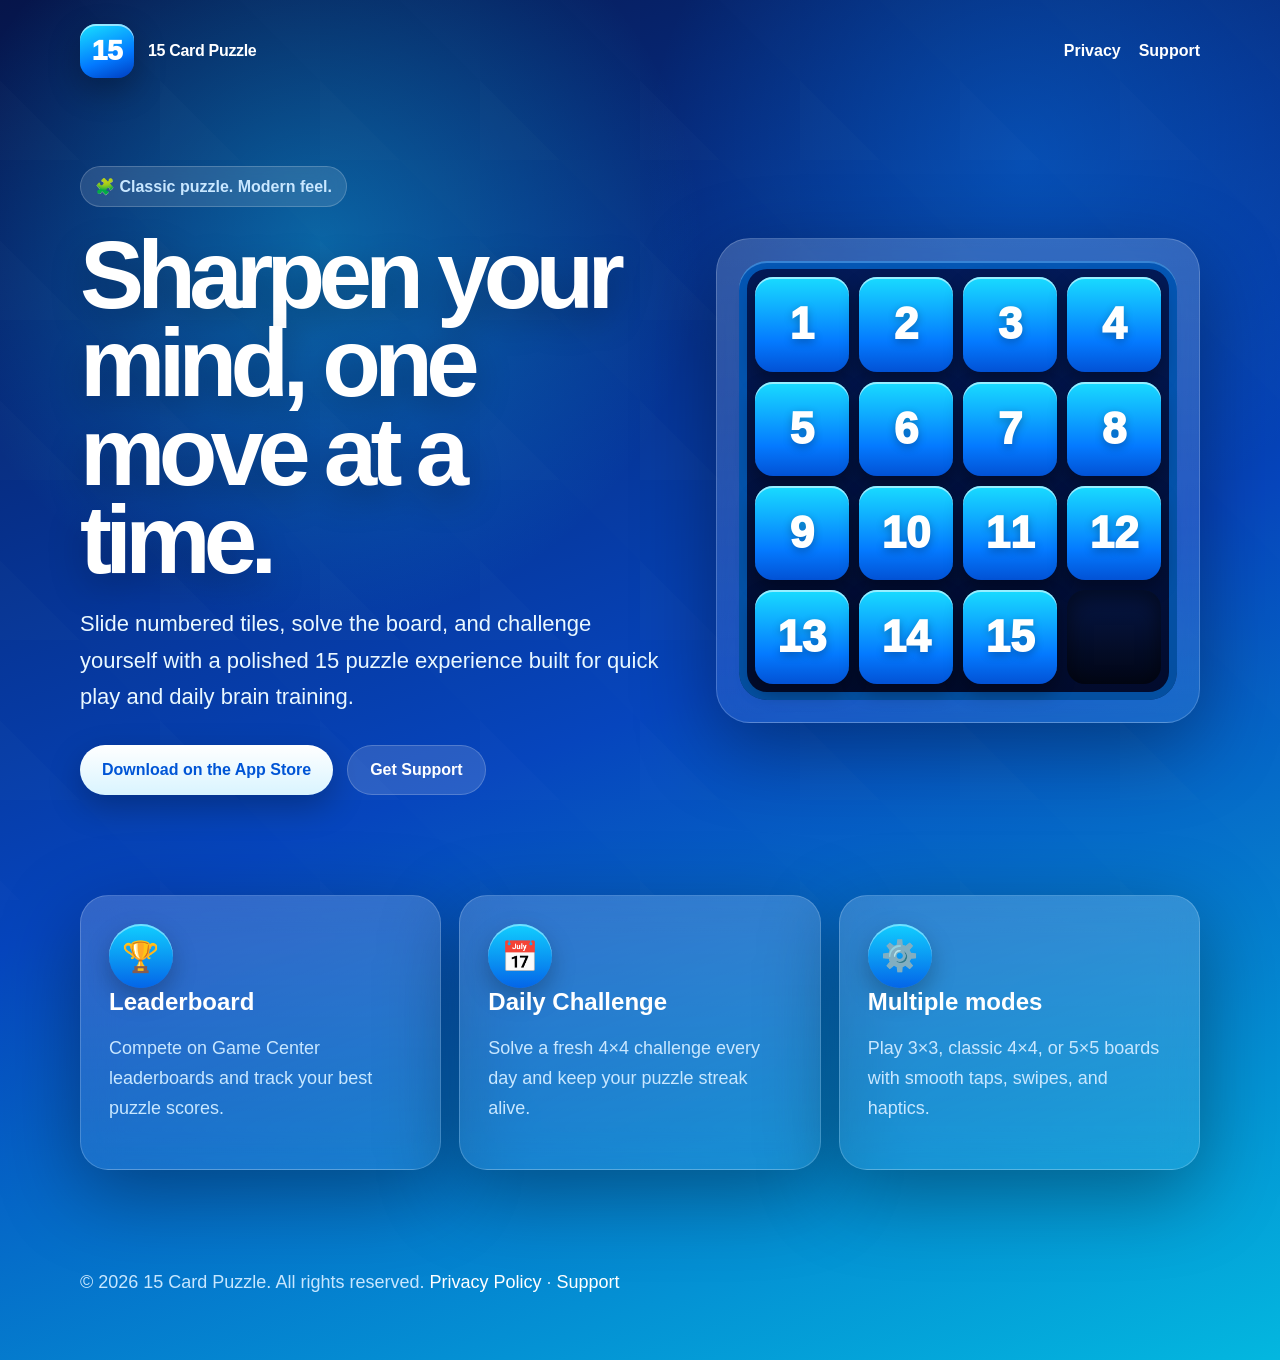
<file: 15puzzle/index.html>
<!doctype html>
<html lang="en">
<head>
  <meta charset="utf-8">
  <meta name="viewport" content="width=device-width, initial-scale=1">
  <title>15 Card Puzzle - Classic Sliding Puzzle</title>
  <meta name="description" content="15 Card Puzzle is a modern sliding number puzzle with daily challenges, Game Center leaderboards, and beautiful blue puzzle visuals.">
  <style>
:root {
  --blue-950:#06154a;
  --blue-900:#08277a;
  --blue-800:#0645bd;
  --blue-600:#0788ff;
  --cyan:#13d9ff;
  --cyan-soft:#8ceeff;
  --white:#ffffff;
  --muted:#c8e7ff;
  --card:rgba(255,255,255,.12);
  --card-strong:rgba(255,255,255,.18);
  --border:rgba(255, 255, 255, 0.193);
  --shadow:0 24px 80px rgba(0,0,0,.35);
}
* { box-sizing:border-box; }
html { scroll-behavior:smooth; }
body {
  margin:0;
  font-family:-apple-system,BlinkMacSystemFont,"SF Pro Display","Segoe UI",Roboto,Arial,sans-serif;
  color:var(--white);
  background:
    radial-gradient(circle at 25% 18%, rgba(19,217,255,.35), transparent 26%),
    radial-gradient(circle at 80% 12%, rgba(7,136,255,.35), transparent 24%),
    linear-gradient(160deg, var(--blue-950), var(--blue-800) 52%, #03b7df);
  min-height:100vh;
}
body::before {
  content:"";
  position:fixed;
  inset:0;
  pointer-events:none;
  background-image:
    linear-gradient(45deg, rgba(255,255,255,.12) 25%, transparent 25%),
    linear-gradient(45deg, transparent 75%, rgba(255,255,255,.08) 75%);
  background-size:160px 160px;
  opacity:.13;
}
a { color:var(--white); text-decoration:none; }
a:hover { text-decoration:underline; }
.container { width:min(1120px, calc(100% - 40px)); margin:0 auto; position:relative; }
.nav {
  display:flex; align-items:center; justify-content:space-between;
  padding:24px 0;
}
.brand { display:flex; align-items:center; gap:14px; font-weight:900; letter-spacing:-.02em; }
.logo {
  width:54px; height:54px; border-radius:16px;
  background:linear-gradient(160deg,#19e3ff,#0279ff 62%,#003cbe);
  box-shadow:0 12px 32px rgba(0,0,0,.28), inset 0 2px 0 rgba(255,255,255,.55);
  display:grid; place-items:center; font-size:28px; font-weight:1000;
}
.links { display:flex; gap:18px; align-items:center; font-weight:700; }
.hero { padding:64px 0 56px; display:grid; grid-template-columns:1.1fr .9fr; gap:44px; align-items:center; }
.badge {
  display:inline-flex; gap:8px; align-items:center; padding:10px 14px;
  border:1px solid var(--border); border-radius:999px; background:var(--card);
  color:var(--muted); font-weight:800; backdrop-filter:blur(14px);
}
h1 {
  font-size:clamp(48px, 8vw, 96px); line-height:.92; margin:24px 0 18px;
  letter-spacing:-.07em; text-shadow:0 12px 36px rgba(0,0,0,.28);
}
h2 { font-size:clamp(30px,4vw,52px); margin:0 0 18px; letter-spacing:-.04em; }
h3 { font-size:24px; margin:0 0 10px; }
p, li { color:var(--muted); font-size:18px; line-height:1.65; }
.lead { font-size:22px; max-width:680px; color:#e9f8ff; }
.actions { display:flex; flex-wrap:wrap; gap:14px; margin-top:30px; }
.button {
  display:inline-flex; align-items:center; justify-content:center; gap:10px;
  border-radius:999px; padding:15px 22px; font-weight:900;
  background:linear-gradient(180deg, #ffffff, #d9f4ff);
  color:#0055d6; box-shadow:0 12px 32px rgba(0,0,0,.25);
}
.button.secondary {
  background:rgba(255,255,255,.14); color:#fff; border:1px solid var(--border);
  box-shadow:none;
}
.phone-card, .panel {
  background:linear-gradient(180deg, rgba(255,255,255,.18), rgba(255,255,255,.08));
  border:1px solid var(--border); border-radius:34px; padding:22px;
  box-shadow:var(--shadow); backdrop-filter:blur(18px);
}
.board {
  display:grid; grid-template-columns:repeat(4,1fr); gap:10px;
  padding:16px; border-radius:28px;
  background:linear-gradient(180deg,#031a58,#020b2c);
  box-shadow:inset 0 0 0 8px rgba(7,136,255,.55), inset 0 2px 0 rgba(255,255,255,.45);
}
.tile, .empty {
  aspect-ratio:1; border-radius:18px; display:grid; place-items:center;
  font-size:clamp(22px, 4vw, 44px); font-weight:1000;
}
.tile {
  background:linear-gradient(180deg,#19dcff,#047aff 68%,#0252d5);
  box-shadow:inset 0 2px 0 rgba(255,255,255,.55), 0 8px 18px rgba(0,0,0,.35);
  text-shadow:0 3px 8px rgba(0,0,0,.28);
}
.empty { background:linear-gradient(180deg,#061747,#020615); box-shadow:inset 0 8px 22px rgba(0,0,0,.55); }
.section { padding:44px 0; }
.grid { display:grid; grid-template-columns:repeat(3,1fr); gap:18px; }
.panel { border-radius:28px; padding:28px; }
.icon {
  width:64px; height:64px; border-radius:50%; display:grid; place-items:center;
  background:linear-gradient(180deg,#11cfff,#0465e8); font-size:30px;
  box-shadow:0 10px 25px rgba(0,0,0,.25), inset 0 2px 0 rgba(255,255,255,.4);
}
.footer { padding:36px 0 44px; color:var(--muted); font-size:14px; }
.legal { max-width:900px; padding:38px 0 70px; }
.legal h1 { font-size:52px; line-height:1; }
.legal h2 { font-size:30px; margin-top:34px; }
.legal p, .legal li { font-size:17px; }
.notice {
  border-left:4px solid var(--cyan); padding:16px 18px; border-radius:16px;
  background:rgba(255,255,255,.12); color:#eefcff; margin:24px 0;
}
.support-card { max-width:760px; margin:50px auto; }
input, textarea {
  width:100%; padding:14px 16px; margin:8px 0 16px; border-radius:16px;
  border:1px solid var(--border); background:rgba(255,255,255,.12); color:#fff;
  font:inherit;
}
textarea { min-height:140px; }
label { font-weight:800; }
.small { font-size:14px; color:var(--muted); }
@media (max-width:800px) {
  .hero { grid-template-columns:1fr; padding-top:30px; }
  .grid { grid-template-columns:1fr; }
  .links { display:none; }
}
</style>
</head>
<body>
  <main class="container">
    <nav class="nav">
      <a class="brand" href="index.html"><span class="logo">15</span><span>15 Card Puzzle</span></a>
      <div class="links">
        <a href="privacy.html">Privacy</a>
        <a href="support.html">Support</a>
      </div>
    </nav>

    <section class="hero">
      <div>
        <span class="badge">🧩 Classic puzzle. Modern feel.</span>
        <h1>Sharpen your mind, one move at a time.</h1>
        <p class="lead">Slide numbered tiles, solve the board, and challenge yourself with a polished 15 puzzle experience built for quick play and daily brain training.</p>
        <div class="actions">
          <a class="button" href="#">Download on the App Store</a>
          <a class="button secondary" href="support.html">Get Support</a>
        </div>
      </div>

      <div class="phone-card">
        <div class="board" aria-label="15 Card Puzzle board preview">
          <div class="tile">1</div><div class="tile">2</div><div class="tile">3</div><div class="tile">4</div><div class="tile">5</div><div class="tile">6</div><div class="tile">7</div><div class="tile">8</div><div class="tile">9</div><div class="tile">10</div><div class="tile">11</div><div class="tile">12</div><div class="tile">13</div><div class="tile">14</div><div class="tile">15</div>
          <div class="empty"></div>
        </div>
      </div>
    </section>

    <section class="section">
      <div class="grid">
        <div class="panel">
          <div class="icon">🏆</div>
          <h3>Leaderboard</h3>
          <p>Compete on Game Center leaderboards and track your best puzzle scores.</p>
        </div>
        <div class="panel">
          <div class="icon">📅</div>
          <h3>Daily Challenge</h3>
          <p>Solve a fresh 4×4 challenge every day and keep your puzzle streak alive.</p>
        </div>
        <div class="panel">
          <div class="icon">⚙️</div>
          <h3>Multiple modes</h3>
          <p>Play 3×3, classic 4×4, or 5×5 boards with smooth taps, swipes, and haptics.</p>
        </div>
      </div>
    </section>

    <footer class="footer">
      <p>© 2026 15 Card Puzzle. All rights reserved. <a href="privacy.html">Privacy Policy</a> · <a href="support.html">Support</a></p>
    </footer>
  </main>
</body>
</html>
</file>
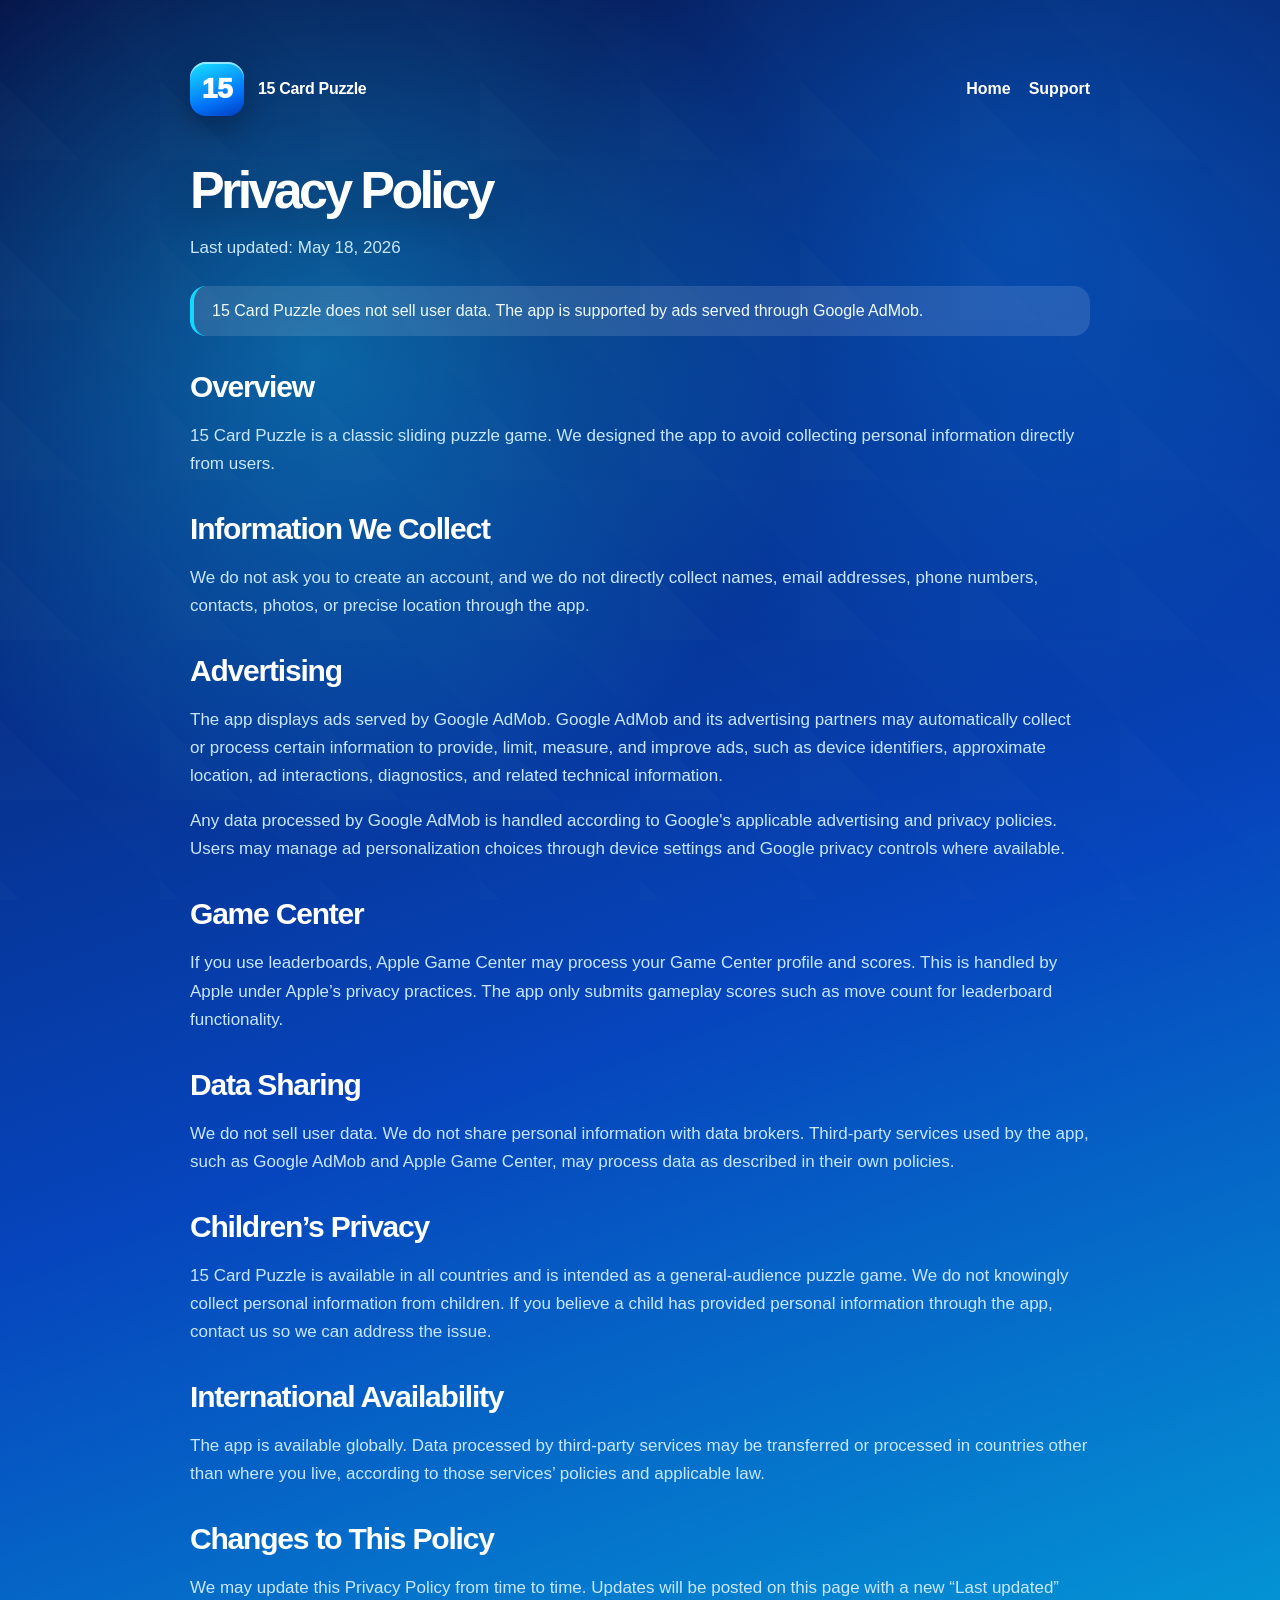
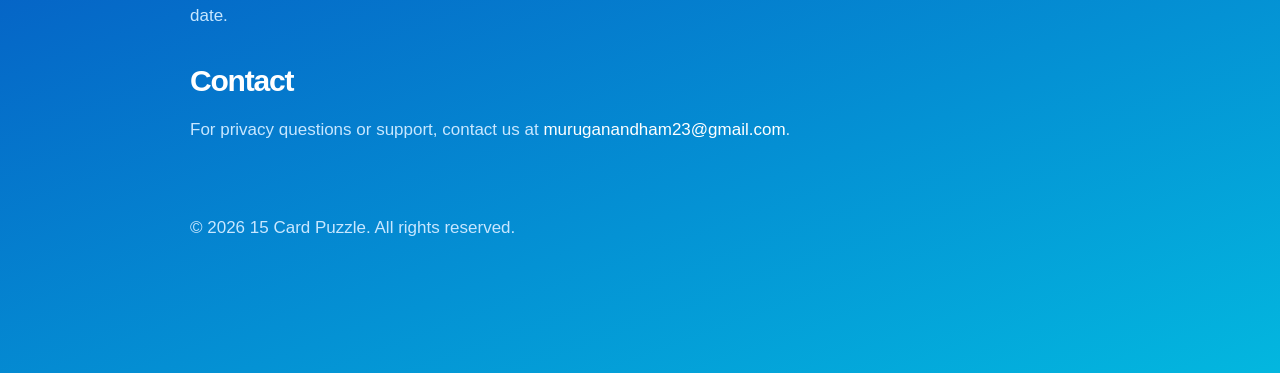
<file: 15puzzle/privacy.html>
<!doctype html>
<html lang="en">
<head>
  <meta charset="utf-8">
  <meta name="viewport" content="width=device-width, initial-scale=1">
  <title>Privacy Policy - 15 Card Puzzle</title>
  <meta name="description" content="Privacy Policy for 15 Card Puzzle.">
  <style>
:root {
  --blue-950:#06154a;
  --blue-900:#08277a;
  --blue-800:#0645bd;
  --blue-600:#0788ff;
  --cyan:#13d9ff;
  --cyan-soft:#8ceeff;
  --white:#ffffff;
  --muted:#c8e7ff;
  --card:rgba(255,255,255,.12);
  --card-strong:rgba(255,255,255,.18);
  --border:rgba(255,255,255,.25);
  --shadow:0 24px 80px rgba(0,0,0,.35);
}
* { box-sizing:border-box; }
html { scroll-behavior:smooth; }
body {
  margin:0;
  font-family:-apple-system,BlinkMacSystemFont,"SF Pro Display","Segoe UI",Roboto,Arial,sans-serif;
  color:var(--white);
  background:
    radial-gradient(circle at 25% 18%, rgba(19,217,255,.35), transparent 26%),
    radial-gradient(circle at 80% 12%, rgba(7,136,255,.35), transparent 24%),
    linear-gradient(160deg, var(--blue-950), var(--blue-800) 52%, #03b7df);
  min-height:100vh;
}
body::before {
  content:"";
  position:fixed;
  inset:0;
  pointer-events:none;
  background-image:
    linear-gradient(45deg, rgba(255,255,255,.12) 25%, transparent 25%),
    linear-gradient(45deg, transparent 75%, rgba(255,255,255,.08) 75%);
  background-size:160px 160px;
  opacity:.13;
}
a { color:var(--white); text-decoration:none; }
a:hover { text-decoration:underline; }
.container { width:min(1120px, calc(100% - 40px)); margin:0 auto; position:relative; }
.nav {
  display:flex; align-items:center; justify-content:space-between;
  padding:24px 0;
}
.brand { display:flex; align-items:center; gap:14px; font-weight:900; letter-spacing:-.02em; }
.logo {
  width:54px; height:54px; border-radius:16px;
  background:linear-gradient(160deg,#19e3ff,#0279ff 62%,#003cbe);
  box-shadow:0 12px 32px rgba(0,0,0,.28), inset 0 2px 0 rgba(255,255,255,.55);
  display:grid; place-items:center; font-size:28px; font-weight:1000;
}
.links { display:flex; gap:18px; align-items:center; font-weight:700; }
.hero { padding:64px 0 56px; display:grid; grid-template-columns:1.1fr .9fr; gap:44px; align-items:center; }
.badge {
  display:inline-flex; gap:8px; align-items:center; padding:10px 14px;
  border:1px solid var(--border); border-radius:999px; background:var(--card);
  color:var(--muted); font-weight:800; backdrop-filter:blur(14px);
}
h1 {
  font-size:clamp(48px, 8vw, 96px); line-height:.92; margin:24px 0 18px;
  letter-spacing:-.07em; text-shadow:0 12px 36px rgba(0,0,0,.28);
}
h2 { font-size:clamp(30px,4vw,52px); margin:0 0 18px; letter-spacing:-.04em; }
h3 { font-size:24px; margin:0 0 10px; }
p, li { color:var(--muted); font-size:18px; line-height:1.65; }
.lead { font-size:22px; max-width:680px; color:#e9f8ff; }
.actions { display:flex; flex-wrap:wrap; gap:14px; margin-top:30px; }
.button {
  display:inline-flex; align-items:center; justify-content:center; gap:10px;
  border-radius:999px; padding:15px 22px; font-weight:900;
  background:linear-gradient(180deg, #ffffff, #d9f4ff);
  color:#0055d6; box-shadow:0 12px 32px rgba(0,0,0,.25);
}
.button.secondary {
  background:rgba(255,255,255,.14); color:#fff; border:1px solid var(--border);
  box-shadow:none;
}
.phone-card, .panel {
  background:linear-gradient(180deg, rgba(255,255,255,.18), rgba(255,255,255,.08));
  border:1px solid var(--border); border-radius:34px; padding:22px;
  box-shadow:var(--shadow); backdrop-filter:blur(18px);
}
.board {
  display:grid; grid-template-columns:repeat(4,1fr); gap:10px;
  padding:16px; border-radius:28px;
  background:linear-gradient(180deg,#031a58,#020b2c);
  box-shadow:inset 0 0 0 8px rgba(7,136,255,.55), inset 0 2px 0 rgba(255,255,255,.45);
}
.tile, .empty {
  aspect-ratio:1; border-radius:18px; display:grid; place-items:center;
  font-size:clamp(22px, 4vw, 44px); font-weight:1000;
}
.tile {
  background:linear-gradient(180deg,#19dcff,#047aff 68%,#0252d5);
  box-shadow:inset 0 2px 0 rgba(255,255,255,.55), 0 8px 18px rgba(0,0,0,.35);
  text-shadow:0 3px 8px rgba(0,0,0,.28);
}
.empty { background:linear-gradient(180deg,#061747,#020615); box-shadow:inset 0 8px 22px rgba(0,0,0,.55); }
.section { padding:44px 0; }
.grid { display:grid; grid-template-columns:repeat(3,1fr); gap:18px; }
.panel { border-radius:28px; padding:28px; }
.icon {
  width:64px; height:64px; border-radius:50%; display:grid; place-items:center;
  background:linear-gradient(180deg,#11cfff,#0465e8); font-size:30px;
  box-shadow:0 10px 25px rgba(0,0,0,.25), inset 0 2px 0 rgba(255,255,255,.4);
}
.footer { padding:36px 0 44px; color:var(--muted); font-size:14px; }
.legal { max-width:900px; padding:38px 0 70px; }
.legal h1 { font-size:52px; line-height:1; }
.legal h2 { font-size:30px; margin-top:34px; }
.legal p, .legal li { font-size:17px; }
.notice {
  border-left:4px solid var(--cyan); padding:16px 18px; border-radius:16px;
  background:rgba(255,255,255,.12); color:#eefcff; margin:24px 0;
}
.support-card { max-width:760px; margin:50px auto; }
input, textarea {
  width:100%; padding:14px 16px; margin:8px 0 16px; border-radius:16px;
  border:1px solid var(--border); background:rgba(255,255,255,.12); color:#fff;
  font:inherit;
}
textarea { min-height:140px; }
label { font-weight:800; }
.small { font-size:14px; color:var(--muted); }
@media (max-width:800px) {
  .hero { grid-template-columns:1fr; padding-top:30px; }
  .grid { grid-template-columns:1fr; }
  .links { display:none; }
}
</style>
</head>
<body>
  <main class="container legal">
    <nav class="nav">
      <a class="brand" href="index.html"><span class="logo">15</span><span>15 Card Puzzle</span></a>
      <div class="links">
        <a href="index.html">Home</a>
        <a href="support.html">Support</a>
      </div>
    </nav>

    <h1>Privacy Policy</h1>
    <p class="small">Last updated: May 18, 2026</p>

    <div class="notice">
      15 Card Puzzle does not sell user data. The app is supported by ads served through Google AdMob.
    </div>

    <h2>Overview</h2>
    <p>15 Card Puzzle is a classic sliding puzzle game. We designed the app to avoid collecting personal information directly from users.</p>

    <h2>Information We Collect</h2>
    <p>We do not ask you to create an account, and we do not directly collect names, email addresses, phone numbers, contacts, photos, or precise location through the app.</p>

    <h2>Advertising</h2>
    <p>The app displays ads served by Google AdMob. Google AdMob and its advertising partners may automatically collect or process certain information to provide, limit, measure, and improve ads, such as device identifiers, approximate location, ad interactions, diagnostics, and related technical information.</p>
    <p>Any data processed by Google AdMob is handled according to Google's applicable advertising and privacy policies. Users may manage ad personalization choices through device settings and Google privacy controls where available.</p>

    <h2>Game Center</h2>
    <p>If you use leaderboards, Apple Game Center may process your Game Center profile and scores. This is handled by Apple under Apple’s privacy practices. The app only submits gameplay scores such as move count for leaderboard functionality.</p>

    <h2>Data Sharing</h2>
    <p>We do not sell user data. We do not share personal information with data brokers. Third-party services used by the app, such as Google AdMob and Apple Game Center, may process data as described in their own policies.</p>

    <h2>Children’s Privacy</h2>
    <p>15 Card Puzzle is available in all countries and is intended as a general-audience puzzle game. We do not knowingly collect personal information from children. If you believe a child has provided personal information through the app, contact us so we can address the issue.</p>

    <h2>International Availability</h2>
    <p>The app is available globally. Data processed by third-party services may be transferred or processed in countries other than where you live, according to those services’ policies and applicable law.</p>

    <h2>Changes to This Policy</h2>
    <p>We may update this Privacy Policy from time to time. Updates will be posted on this page with a new “Last updated” date.</p>

    <h2>Contact</h2>
    <p>For privacy questions or support, contact us at <a href="mailto:muruganandham23@gmail.com">muruganandham23@gmail.com</a>.</p>

    <footer class="footer">
      <p>© 2026 15 Card Puzzle. All rights reserved.</p>
    </footer>
  </main>
</body>
</html>
</file>
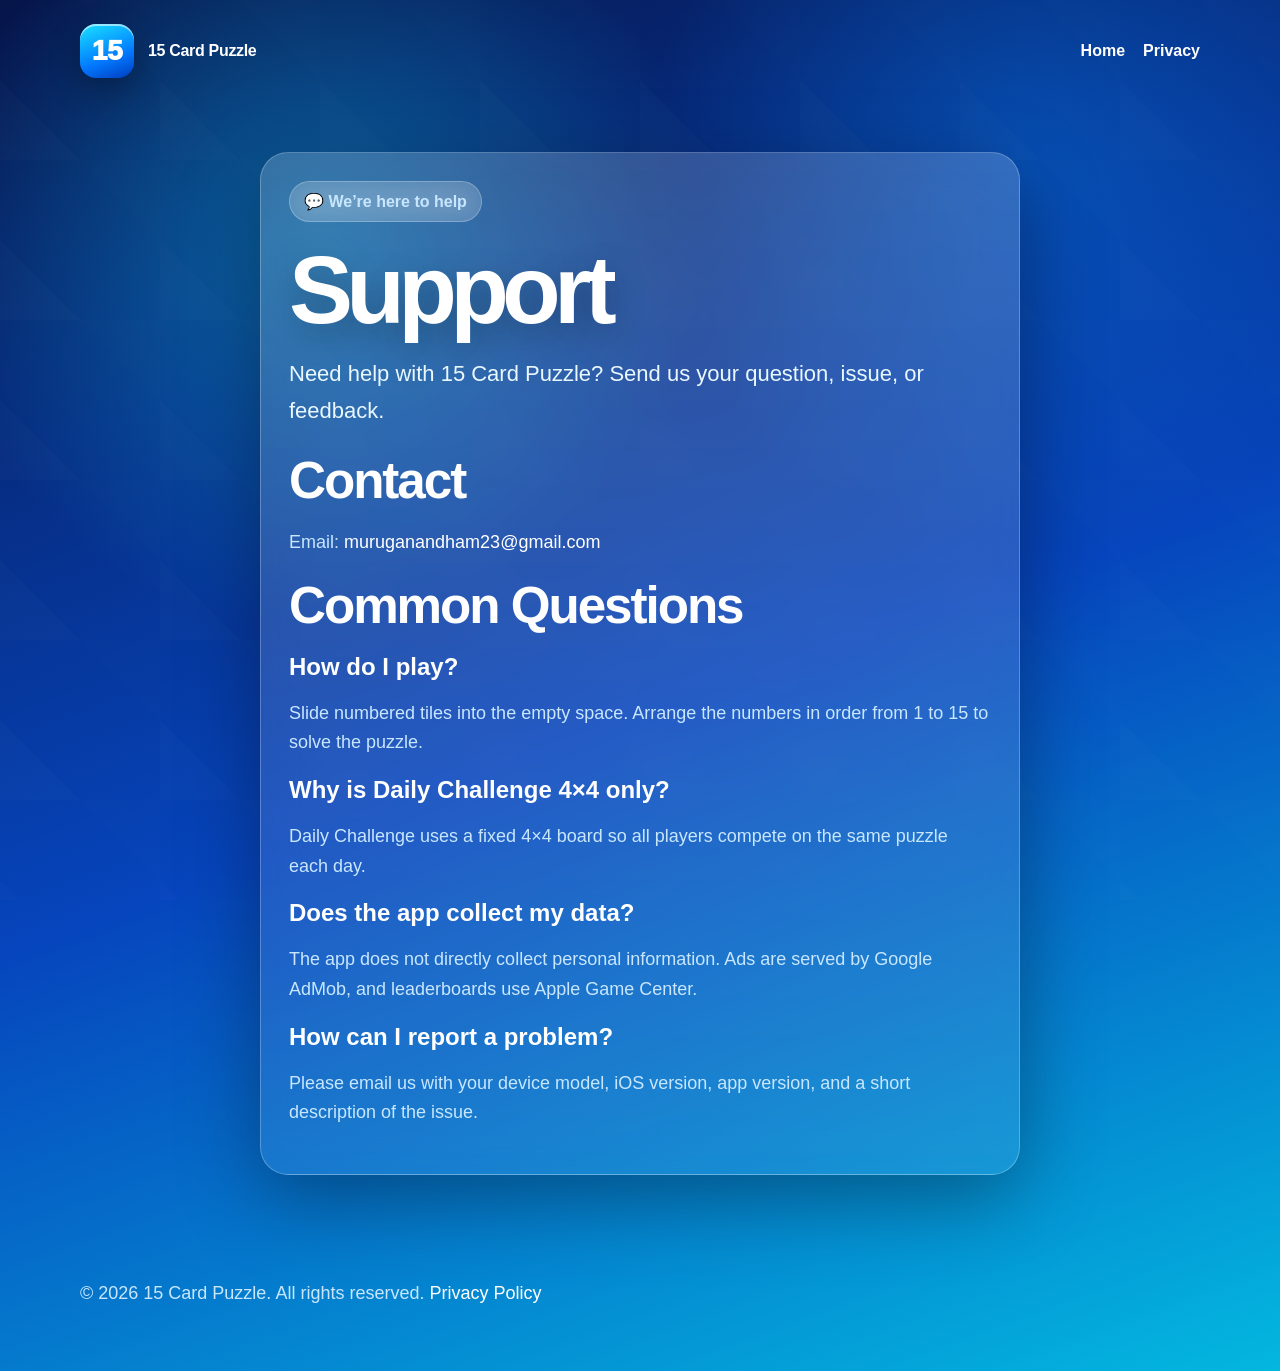
<file: 15puzzle/support.html>
<!doctype html>
<html lang="en">
<head>
  <meta charset="utf-8">
  <meta name="viewport" content="width=device-width, initial-scale=1">
  <title>Support - 15 Card Puzzle</title>
  <meta name="description" content="Support page for 15 Card Puzzle.">
  <style>
:root {
  --blue-950:#06154a;
  --blue-900:#08277a;
  --blue-800:#0645bd;
  --blue-600:#0788ff;
  --cyan:#13d9ff;
  --cyan-soft:#8ceeff;
  --white:#ffffff;
  --muted:#c8e7ff;
  --card:rgba(255,255,255,.12);
  --card-strong:rgba(255,255,255,.18);
  --border:rgba(255,255,255,.25);
  --shadow:0 24px 80px rgba(0,0,0,.35);
}
* { box-sizing:border-box; }
html { scroll-behavior:smooth; }
body {
  margin:0;
  font-family:-apple-system,BlinkMacSystemFont,"SF Pro Display","Segoe UI",Roboto,Arial,sans-serif;
  color:var(--white);
  background:
    radial-gradient(circle at 25% 18%, rgba(19,217,255,.35), transparent 26%),
    radial-gradient(circle at 80% 12%, rgba(7,136,255,.35), transparent 24%),
    linear-gradient(160deg, var(--blue-950), var(--blue-800) 52%, #03b7df);
  min-height:100vh;
}
body::before {
  content:"";
  position:fixed;
  inset:0;
  pointer-events:none;
  background-image:
    linear-gradient(45deg, rgba(255,255,255,.12) 25%, transparent 25%),
    linear-gradient(45deg, transparent 75%, rgba(255,255,255,.08) 75%);
  background-size:160px 160px;
  opacity:.13;
}
a { color:var(--white); text-decoration:none; }
a:hover { text-decoration:underline; }
.container { width:min(1120px, calc(100% - 40px)); margin:0 auto; position:relative; }
.nav {
  display:flex; align-items:center; justify-content:space-between;
  padding:24px 0;
}
.brand { display:flex; align-items:center; gap:14px; font-weight:900; letter-spacing:-.02em; }
.logo {
  width:54px; height:54px; border-radius:16px;
  background:linear-gradient(160deg,#19e3ff,#0279ff 62%,#003cbe);
  box-shadow:0 12px 32px rgba(0,0,0,.28), inset 0 2px 0 rgba(255,255,255,.55);
  display:grid; place-items:center; font-size:28px; font-weight:1000;
}
.links { display:flex; gap:18px; align-items:center; font-weight:700; }
.hero { padding:64px 0 56px; display:grid; grid-template-columns:1.1fr .9fr; gap:44px; align-items:center; }
.badge {
  display:inline-flex; gap:8px; align-items:center; padding:10px 14px;
  border:1px solid var(--border); border-radius:999px; background:var(--card);
  color:var(--muted); font-weight:800; backdrop-filter:blur(14px);
}
h1 {
  font-size:clamp(48px, 8vw, 96px); line-height:.92; margin:24px 0 18px;
  letter-spacing:-.07em; text-shadow:0 12px 36px rgba(0,0,0,.28);
}
h2 { font-size:clamp(30px,4vw,52px); margin:0 0 18px; letter-spacing:-.04em; }
h3 { font-size:24px; margin:0 0 10px; }
p, li { color:var(--muted); font-size:18px; line-height:1.65; }
.lead { font-size:22px; max-width:680px; color:#e9f8ff; }
.actions { display:flex; flex-wrap:wrap; gap:14px; margin-top:30px; }
.button {
  display:inline-flex; align-items:center; justify-content:center; gap:10px;
  border-radius:999px; padding:15px 22px; font-weight:900;
  background:linear-gradient(180deg, #ffffff, #d9f4ff);
  color:#0055d6; box-shadow:0 12px 32px rgba(0,0,0,.25);
}
.button.secondary {
  background:rgba(255,255,255,.14); color:#fff; border:1px solid var(--border);
  box-shadow:none;
}
.phone-card, .panel {
  background:linear-gradient(180deg, rgba(255,255,255,.18), rgba(255,255,255,.08));
  border:1px solid var(--border); border-radius:34px; padding:22px;
  box-shadow:var(--shadow); backdrop-filter:blur(18px);
}
.board {
  display:grid; grid-template-columns:repeat(4,1fr); gap:10px;
  padding:16px; border-radius:28px;
  background:linear-gradient(180deg,#031a58,#020b2c);
  box-shadow:inset 0 0 0 8px rgba(7,136,255,.55), inset 0 2px 0 rgba(255,255,255,.45);
}
.tile, .empty {
  aspect-ratio:1; border-radius:18px; display:grid; place-items:center;
  font-size:clamp(22px, 4vw, 44px); font-weight:1000;
}
.tile {
  background:linear-gradient(180deg,#19dcff,#047aff 68%,#0252d5);
  box-shadow:inset 0 2px 0 rgba(255,255,255,.55), 0 8px 18px rgba(0,0,0,.35);
  text-shadow:0 3px 8px rgba(0,0,0,.28);
}
.empty { background:linear-gradient(180deg,#061747,#020615); box-shadow:inset 0 8px 22px rgba(0,0,0,.55); }
.section { padding:44px 0; }
.grid { display:grid; grid-template-columns:repeat(3,1fr); gap:18px; }
.panel { border-radius:28px; padding:28px; }
.icon {
  width:64px; height:64px; border-radius:50%; display:grid; place-items:center;
  background:linear-gradient(180deg,#11cfff,#0465e8); font-size:30px;
  box-shadow:0 10px 25px rgba(0,0,0,.25), inset 0 2px 0 rgba(255,255,255,.4);
}
.footer { padding:36px 0 44px; color:var(--muted); font-size:14px; }
.legal { max-width:900px; padding:38px 0 70px; }
.legal h1 { font-size:52px; line-height:1; }
.legal h2 { font-size:30px; margin-top:34px; }
.legal p, .legal li { font-size:17px; }
.notice {
  border-left:4px solid var(--cyan); padding:16px 18px; border-radius:16px;
  background:rgba(255,255,255,.12); color:#eefcff; margin:24px 0;
}
.support-card { max-width:760px; margin:50px auto; }
input, textarea {
  width:100%; padding:14px 16px; margin:8px 0 16px; border-radius:16px;
  border:1px solid var(--border); background:rgba(255,255,255,.12); color:#fff;
  font:inherit;
}
textarea { min-height:140px; }
label { font-weight:800; }
.small { font-size:14px; color:var(--muted); }
@media (max-width:800px) {
  .hero { grid-template-columns:1fr; padding-top:30px; }
  .grid { grid-template-columns:1fr; }
  .links { display:none; }
}
</style>
</head>
<body>
  <main class="container">
    <nav class="nav">
      <a class="brand" href="index.html"><span class="logo">15</span><span>15 Card Puzzle</span></a>
      <div class="links">
        <a href="index.html">Home</a>
        <a href="privacy.html">Privacy</a>
      </div>
    </nav>

    <section class="support-card panel">
      <span class="badge">💬 We’re here to help</span>
      <h1>Support</h1>
      <p class="lead">Need help with 15 Card Puzzle? Send us your question, issue, or feedback.</p>

      <h2>Contact</h2>
      <p>Email: <a href="mailto:muruganandham23@gmail.com">muruganandham23@gmail.com</a></p>

      <h2>Common Questions</h2>
      <h3>How do I play?</h3>
      <p>Slide numbered tiles into the empty space. Arrange the numbers in order from 1 to 15 to solve the puzzle.</p>

      <h3>Why is Daily Challenge 4×4 only?</h3>
      <p>Daily Challenge uses a fixed 4×4 board so all players compete on the same puzzle each day.</p>

      <h3>Does the app collect my data?</h3>
      <p>The app does not directly collect personal information. Ads are served by Google AdMob, and leaderboards use Apple Game Center.</p>

      <h3>How can I report a problem?</h3>
      <p>Please email us with your device model, iOS version, app version, and a short description of the issue.</p>
    </section>

    <footer class="footer">
      <p>© 2026 15 Card Puzzle. All rights reserved. <a href="privacy.html">Privacy Policy</a></p>
    </footer>
  </main>
</body>
</html>
</file>
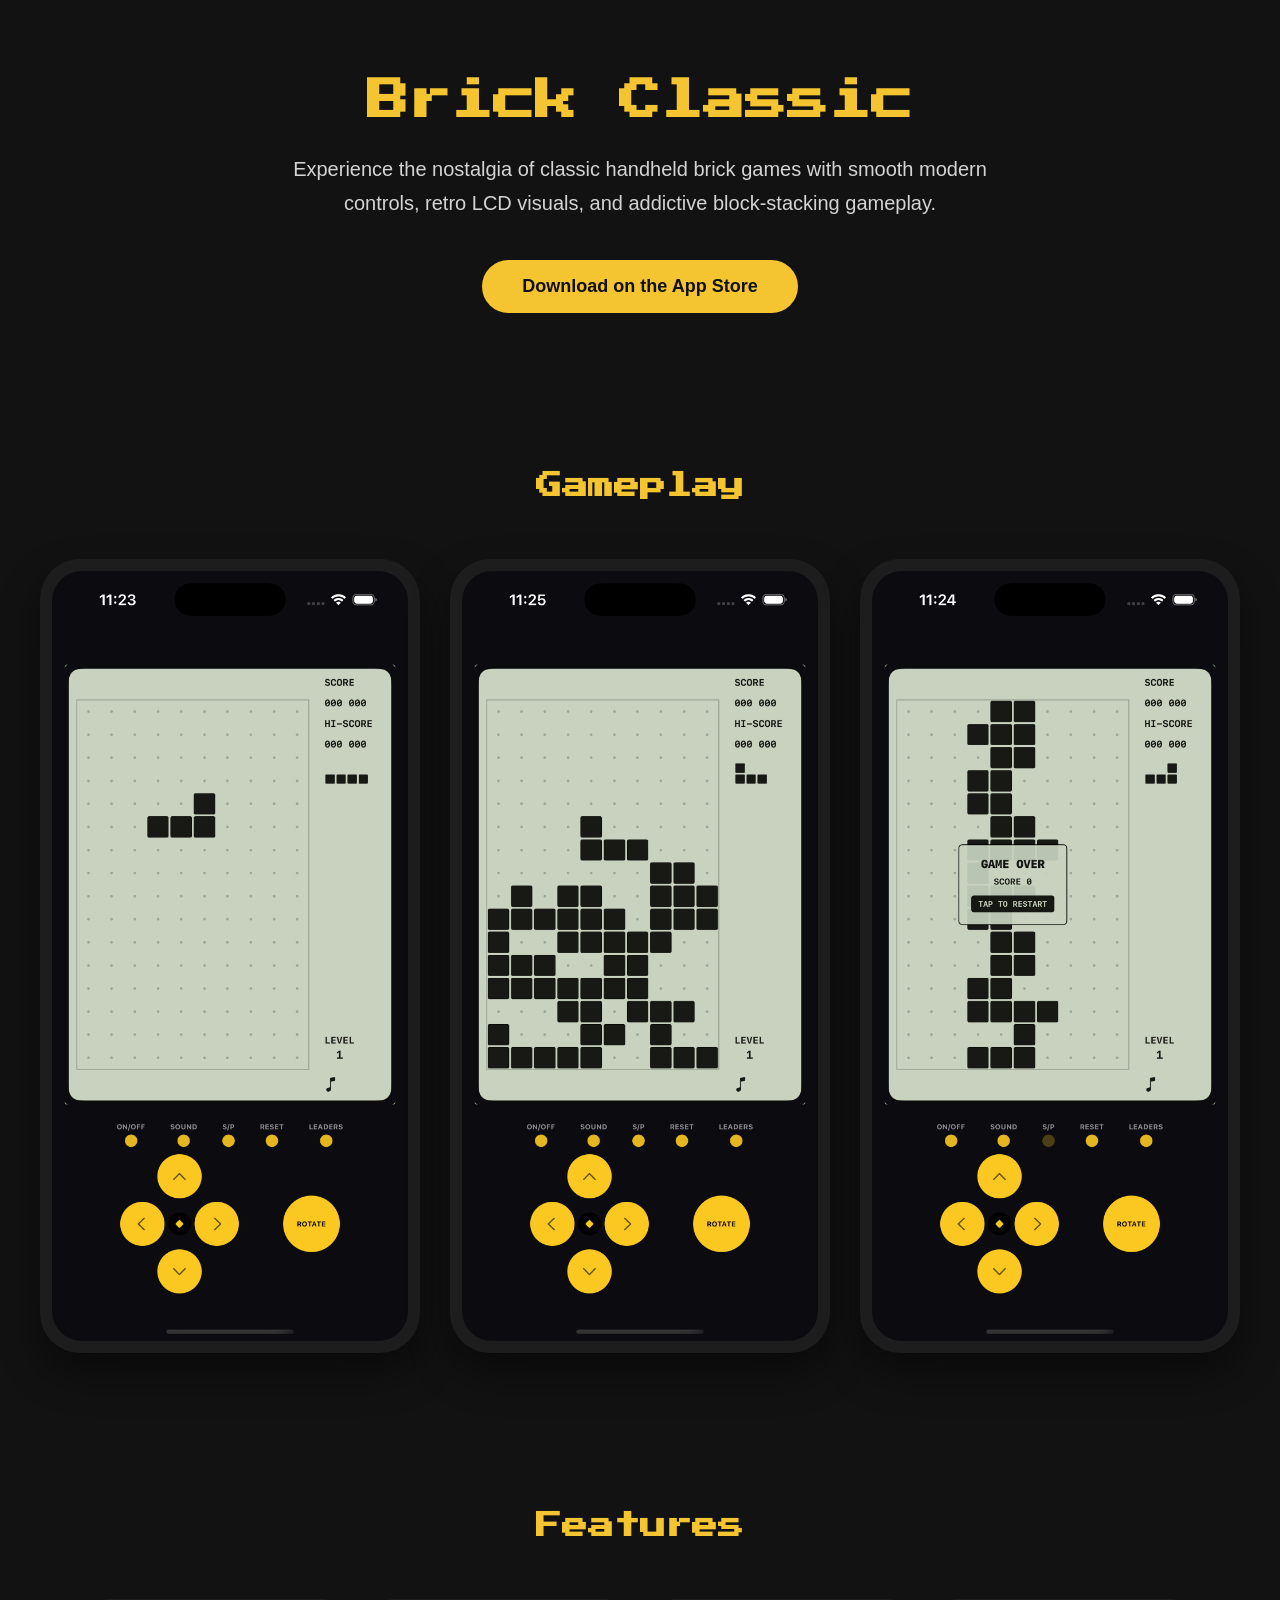
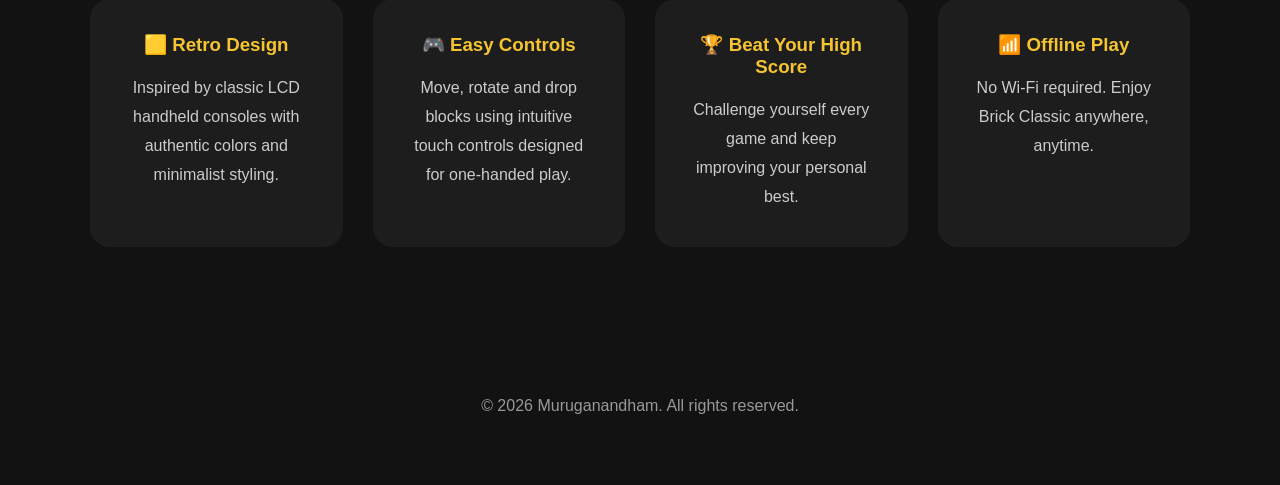
<file: brickgamepro/marketing.html>
<!DOCTYPE html>
<html lang="en">
<head>
<meta charset="UTF-8">
<meta name="viewport" content="width=device-width,initial-scale=1">
<title>Brick Classic</title>

<link href="https://fonts.googleapis.com/css2?family=Press+Start+2P&display=swap" rel="stylesheet">

<style>

*{
margin:0;
padding:0;
box-sizing:border-box;
}

body{

background:#121212;
font-family:Arial,Helvetica,sans-serif;
color:white;

}

header{

padding:80px 20px;
text-align:center;

}

header h1{

font-family:'Press Start 2P',cursive;
font-size:42px;
color:#F5C431;

}

header p{

margin-top:30px;
font-size:20px;
color:#d4d4d4;
max-width:700px;
margin-left:auto;
margin-right:auto;
line-height:1.7;

}

.download{

display:inline-block;
margin-top:40px;
background:#F5C431;
padding:16px 40px;
border-radius:50px;
color:#111;
text-decoration:none;
font-weight:bold;
font-size:18px;

}

.section{

padding:80px 20px;

}

.section h2{

font-family:'Press Start 2P';
text-align:center;
margin-bottom:60px;
color:#F5C431;
font-size:26px;

}

.gallery{

display:grid;
grid-template-columns:repeat(auto-fit,minmax(260px,1fr));
gap:30px;
max-width:1200px;
margin:auto;

}

.phone{

background:#1d1d1d;
padding:12px;
border-radius:40px;
box-shadow:0 20px 40px rgba(0,0,0,.45);

}

.phone img{

width:100%;
display:block;
border-radius:30px;

}

.features{

display:grid;
grid-template-columns:repeat(auto-fit,minmax(250px,1fr));
gap:30px;
max-width:1100px;
margin:auto;

}

.card{

background:#1d1d1d;
padding:35px;
border-radius:20px;
text-align:center;

}

.card h3{

color:#F5C431;
margin-bottom:18px;

}

.card p{

line-height:1.8;
color:#ccc;

}

footer{

padding:70px 20px;
text-align:center;
color:#999;

}

</style>

</head>

<body>

<header>

<h1>Brick Classic</h1>

<p>

Experience the nostalgia of classic handheld brick games with smooth modern controls,
retro LCD visuals, and addictive block-stacking gameplay.

</p>

<a href="#" class="download">

Download on the App Store

</a>

</header>

<section class="section">

<h2>Gameplay</h2>

<div class="gallery">

<div class="phone">

<img src="images/screenshot1.png" alt="Gameplay">

</div>

<div class="phone">

<img src="images/screenshot2.png" alt="Game Over">

</div>

<div class="phone">

<img src="images/screenshot3.png" alt="Start Screen">

</div>

</div>

</section>

<section class="section">

<h2>Features</h2>

<div class="features">

<div class="card">

<h3>🟨 Retro Design</h3>

<p>
Inspired by classic LCD handheld consoles with authentic colors and minimalist styling.
</p>

</div>

<div class="card">

<h3>🎮 Easy Controls</h3>

<p>
Move, rotate and drop blocks using intuitive touch controls designed for one-handed play.
</p>

</div>

<div class="card">

<h3>🏆 Beat Your High Score</h3>

<p>
Challenge yourself every game and keep improving your personal best.
</p>

</div>

<div class="card">

<h3>📶 Offline Play</h3>

<p>
No Wi-Fi required. Enjoy Brick Classic anywhere, anytime.
</p>

</div>

</div>

</section>

<footer>

<p>

© 2026 Muruganandham. All rights reserved.

</p>

</footer>

</body>
</html>
</file>
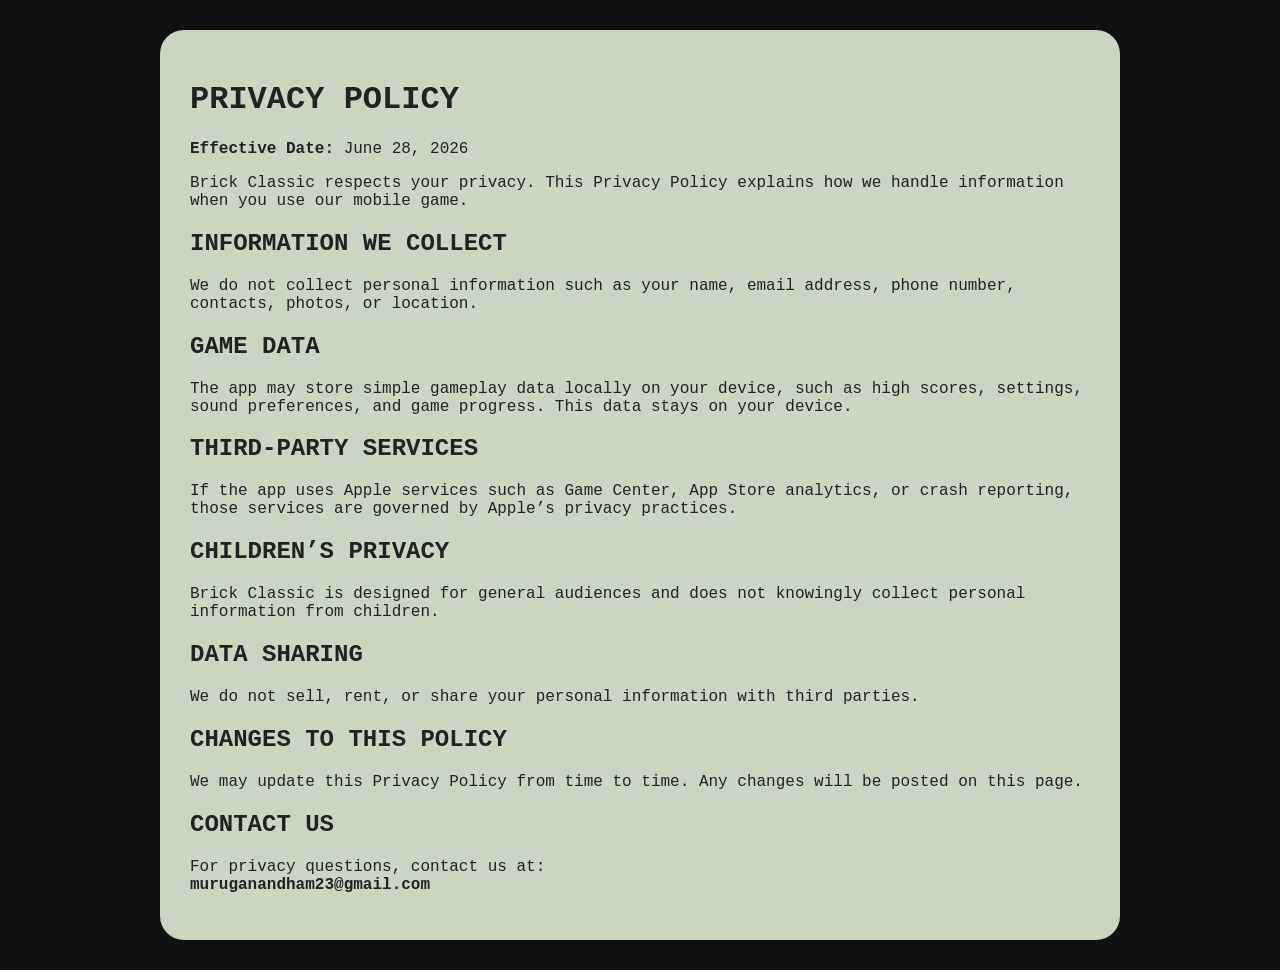
<file: brickgamepro/privacy-policy.html>
<!-- privacy-policy.html -->
<!DOCTYPE html>
<html lang="en">
<head>
  <meta charset="UTF-8" />
  <meta name="viewport" content="width=device-width, initial-scale=1.0" />
  <title>Privacy Policy - Brick Classic</title>
  <style>
    body {
      font-family: "Courier New", monospace;
      background: #111;
      color: #222;
      margin: 0;
      padding: 30px;
    }
    .page {
      max-width: 900px;
      margin: auto;
      background: #cbd6c1;
      padding: 30px;
      border-radius: 24px;
    }
    h1, h2 {
      text-transform: uppercase;
    }
  </style>
</head>
<body>
  <main class="page">
    <h1>Privacy Policy</h1>
    <p><strong>Effective Date:</strong> June 28, 2026</p>

    <p>
      Brick Classic respects your privacy. This Privacy Policy explains how we handle information
      when you use our mobile game.
    </p>

    <h2>Information We Collect</h2>
    <p>
      We do not collect personal information such as your name, email address, phone number,
      contacts, photos, or location.
    </p>

    <h2>Game Data</h2>
    <p>
      The app may store simple gameplay data locally on your device, such as high scores,
      settings, sound preferences, and game progress. This data stays on your device.
    </p>

    <h2>Third-Party Services</h2>
    <p>
      If the app uses Apple services such as Game Center, App Store analytics, or crash reporting,
      those services are governed by Apple’s privacy practices.
    </p>

    <h2>Children’s Privacy</h2>
    <p>
      Brick Classic is designed for general audiences and does not knowingly collect personal
      information from children.
    </p>

    <h2>Data Sharing</h2>
    <p>
      We do not sell, rent, or share your personal information with third parties.
    </p>

    <h2>Changes to This Policy</h2>
    <p>
      We may update this Privacy Policy from time to time. Any changes will be posted on this page.
    </p>

    <h2>Contact Us</h2>
    <p>
      For privacy questions, contact us at:
      <br />
      <strong>muruganandham23@gmail.com</strong>
    </p>
  </main>
</body>
</html>
</file>
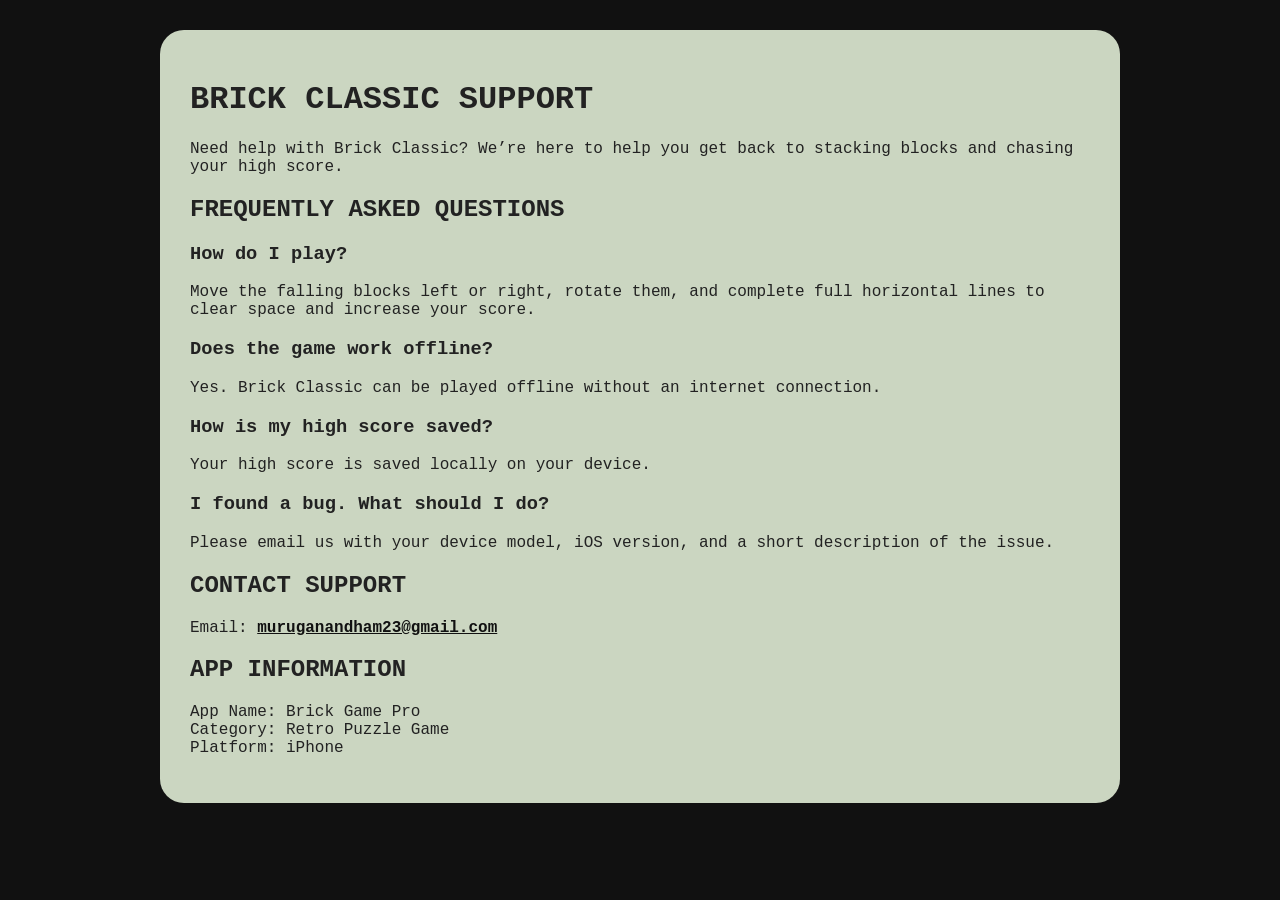
<file: brickgamepro/support.html>
<!-- support.html -->
<!DOCTYPE html>
<html lang="en">
<head>
  <meta charset="UTF-8" />
  <meta name="viewport" content="width=device-width, initial-scale=1.0" />
  <title>Support - Brick Classic</title>
  <style>
    body {
      font-family: "Courier New", monospace;
      background: #111;
      color: #222;
      margin: 0;
      padding: 30px;
    }
    .page {
      max-width: 900px;
      margin: auto;
      background: #cbd6c1;
      padding: 30px;
      border-radius: 24px;
    }
    h1, h2 {
      text-transform: uppercase;
    }
    a {
      color: #111;
      font-weight: bold;
    }
  </style>
</head>
<body>
  <main class="page">
    <h1>Brick Classic Support</h1>
    <p>
      Need help with Brick Classic? We’re here to help you get back to stacking blocks
      and chasing your high score.
    </p>

    <h2>Frequently Asked Questions</h2>

    <h3>How do I play?</h3>
    <p>
      Move the falling blocks left or right, rotate them, and complete full horizontal lines
      to clear space and increase your score.
    </p>

    <h3>Does the game work offline?</h3>
    <p>
      Yes. Brick Classic can be played offline without an internet connection.
    </p>

    <h3>How is my high score saved?</h3>
    <p>
      Your high score is saved locally on your device.
    </p>

    <h3>I found a bug. What should I do?</h3>
    <p>
      Please email us with your device model, iOS version, and a short description of the issue.
    </p>

    <h2>Contact Support</h2>
    <p>
      Email:
      <a href="mailto:muruganandham23@gmail.com">muruganandham23@gmail.com</a>
    </p>

    <h2>App Information</h2>
    <p>
      App Name: Brick Game Pro<br />
      Category: Retro Puzzle Game<br />
      Platform: iPhone
    </p>
  </main>
</body>
</html>
</file>
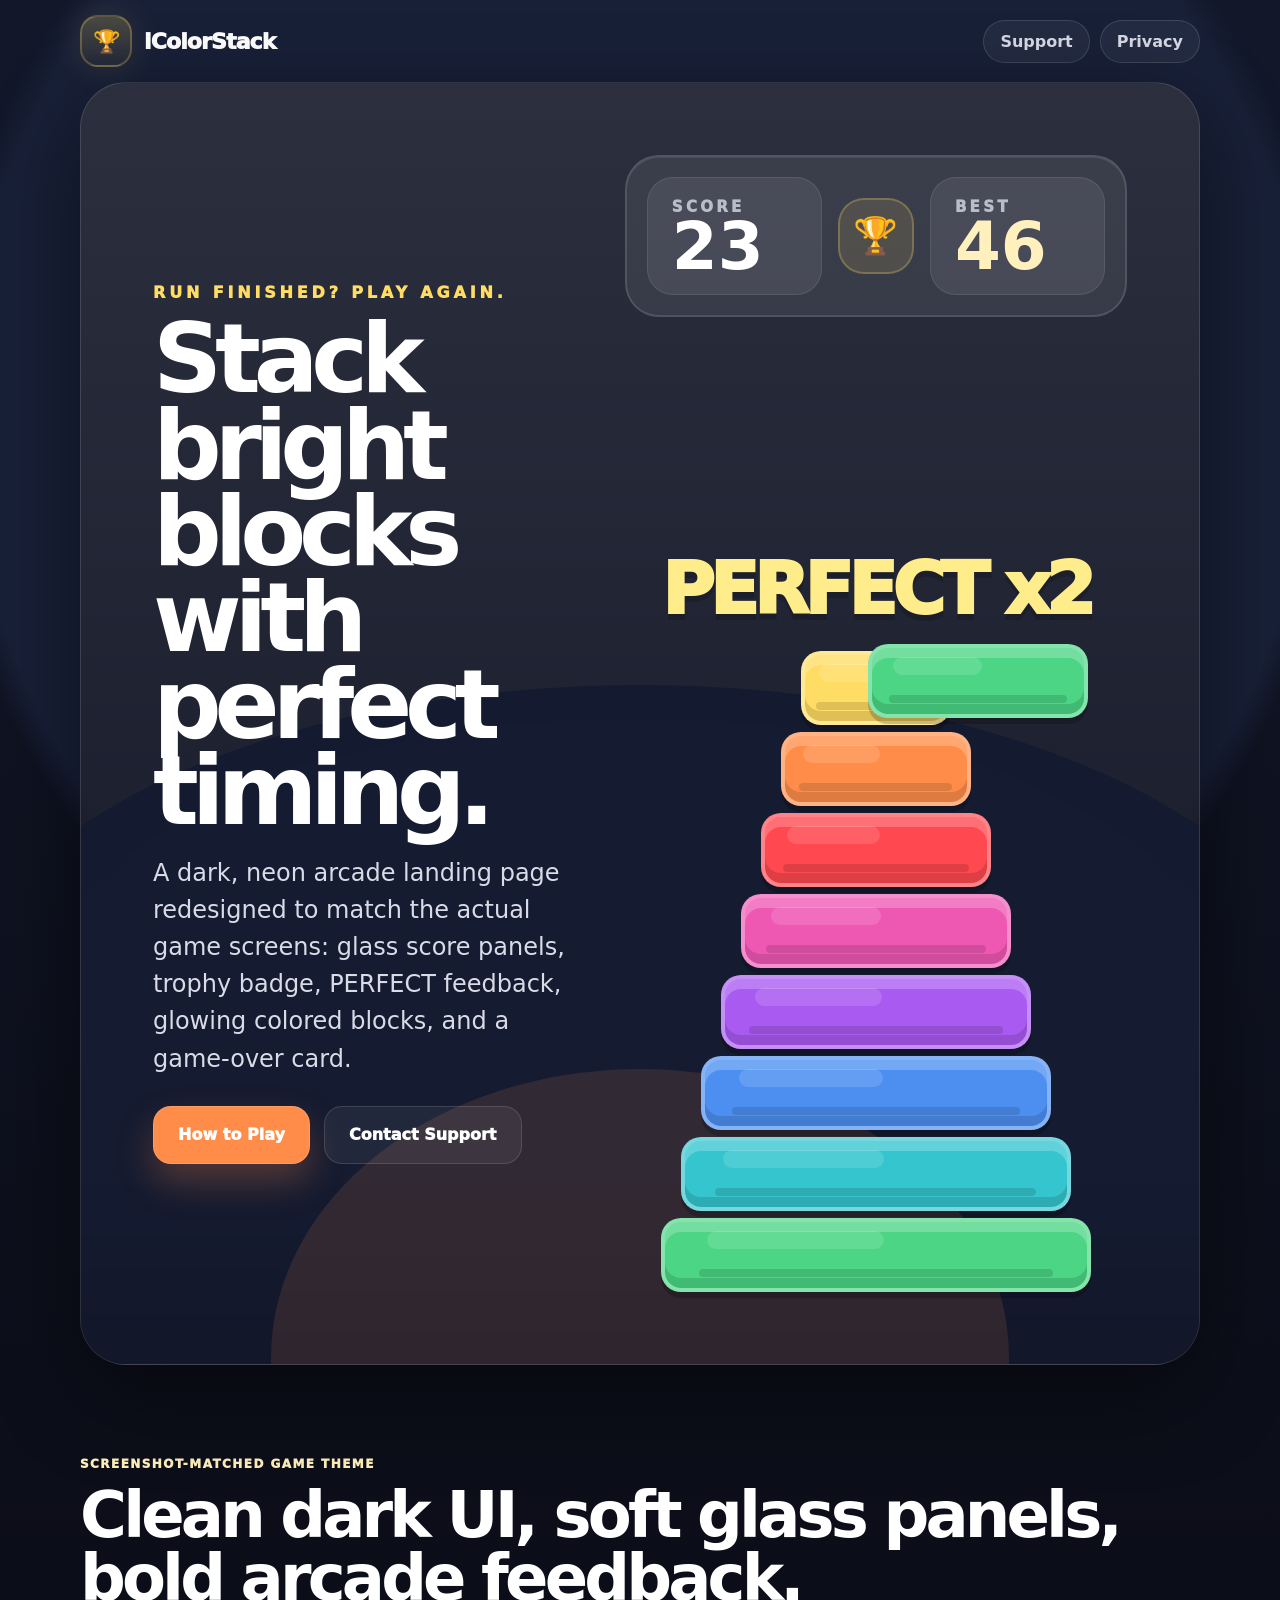
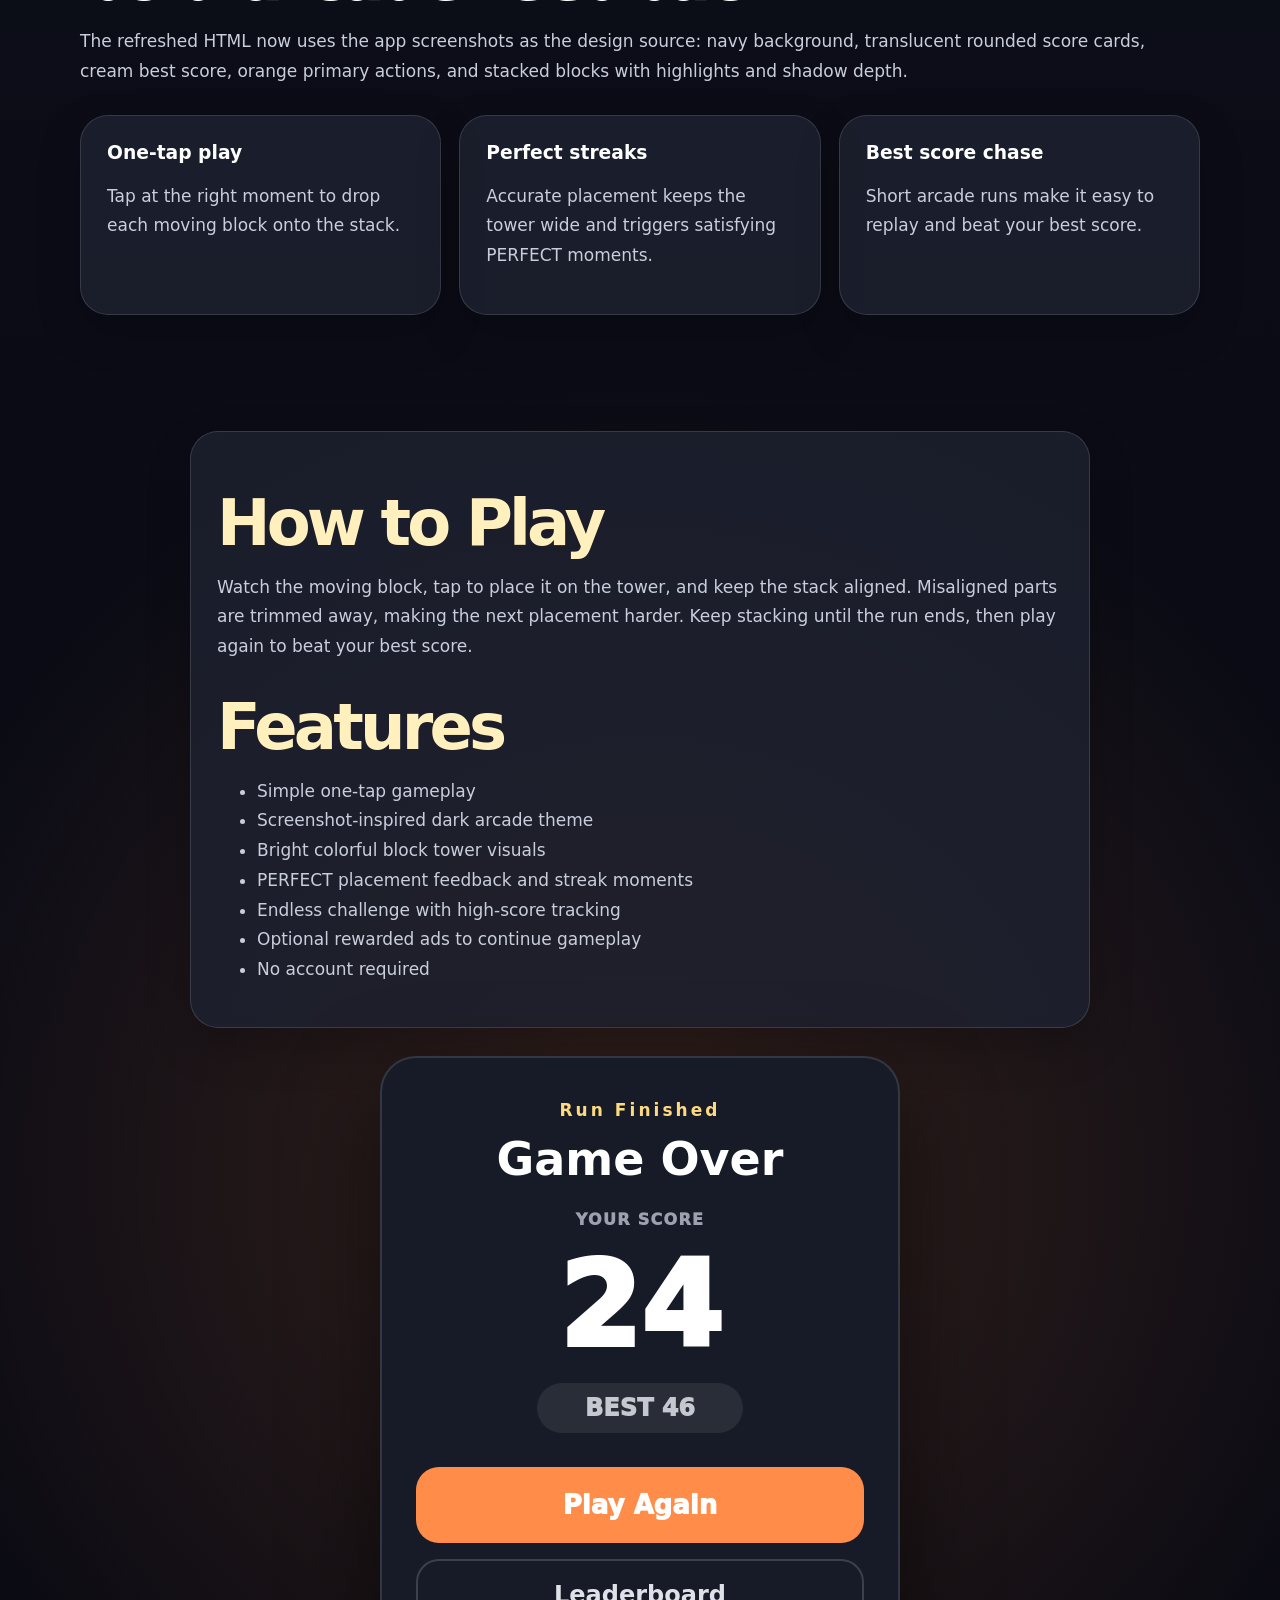
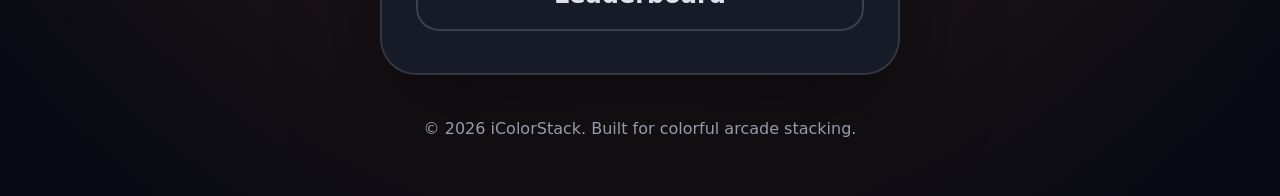
<file: iColorStack/market.html>
<!DOCTYPE html><html lang="en"><head><meta charset="UTF-8"><meta name="viewport" content="width=device-width, initial-scale=1.0"><title>iColorStack - Perfect Timing Arcade Game</title><link rel="stylesheet" href="icolorstack-theme.css"></head><body><main class="wrap"><nav class="nav"><a class="brand" href="market.html"><span class="brand-badge">🏆</span><span>iColorStack</span></a><div class="navlinks"><a href="support.html">Support</a><a href="privacy-policy.html">Privacy</a></div></nav><section class="hero"><div class="hero-grid"><div><div class="kicker">Run finished? play again.</div><h1>Stack bright blocks with perfect timing.</h1><p class="lede">A dark, neon arcade landing page redesigned to match the actual game screens: glass score panels, trophy badge, PERFECT feedback, glowing colored blocks, and a game-over card.</p><div class="btnrow"><a class="btn primary" href="#play">How to Play</a><a class="btn ghost" href="mailto:murugananandham23@gmail.com">Contact Support</a></div></div><div class="game-area" aria-label="Game UI preview"><div class="hud"><div class="score"><span>Score</span><strong>23</strong></div><div class="cup">🏆</div><div class="score best"><span>Best</span><strong>46</strong></div></div><div class="perfect">PERFECT x2</div><div class="tower"><div class="block b1"></div><div class="block b2"></div><div class="block b3"></div><div class="block b4"></div><div class="block b5"></div><div class="block b6"></div><div class="block b7"></div><div class="block b8"></div></div><div class="block floating"></div></div></div></section><section class="section"><span class="badge">Screenshot-matched game theme</span><h2>Clean dark UI, soft glass panels, bold arcade feedback.</h2><p>The refreshed HTML now uses the app screenshots as the design source: navy background, translucent rounded score cards, cream best score, orange primary actions, and stacked blocks with highlights and shadow depth.</p><div class="cards"><article class="card"><h3>One-tap play</h3><p>Tap at the right moment to drop each moving block onto the stack.</p></article><article class="card"><h3>Perfect streaks</h3><p>Accurate placement keeps the tower wide and triggers satisfying PERFECT moments.</p></article><article class="card"><h3>Best score chase</h3><p>Short arcade runs make it easy to replay and beat your best score.</p></article></div></section><section id="play" class="section"><div class="content"><h2>How to Play</h2><p>Watch the moving block, tap to place it on the tower, and keep the stack aligned. Misaligned parts are trimmed away, making the next placement harder. Keep stacking until the run ends, then play again to beat your best score.</p><h2>Features</h2><ul><li>Simple one-tap gameplay</li><li>Screenshot-inspired dark arcade theme</li><li>Bright colorful block tower visuals</li><li>PERFECT placement feedback and streak moments</li><li>Endless challenge with high-score tracking</li><li>Optional rewarded ads to continue gameplay</li><li>No account required</li></ul></div></section><div class="topbar"><div class="modal"><div class="run">Run Finished</div><h2>Game Over</h2><div class="label">YOUR SCORE</div><div class="big">24</div><span class="pill">BEST 46</span><a class="play" href="#play">Play Again</a><a class="outline" href="support.html">Leaderboard</a></div></div><footer class="footer">© 2026 iColorStack. Built for colorful arcade stacking.</footer></main></body></html>
</file>
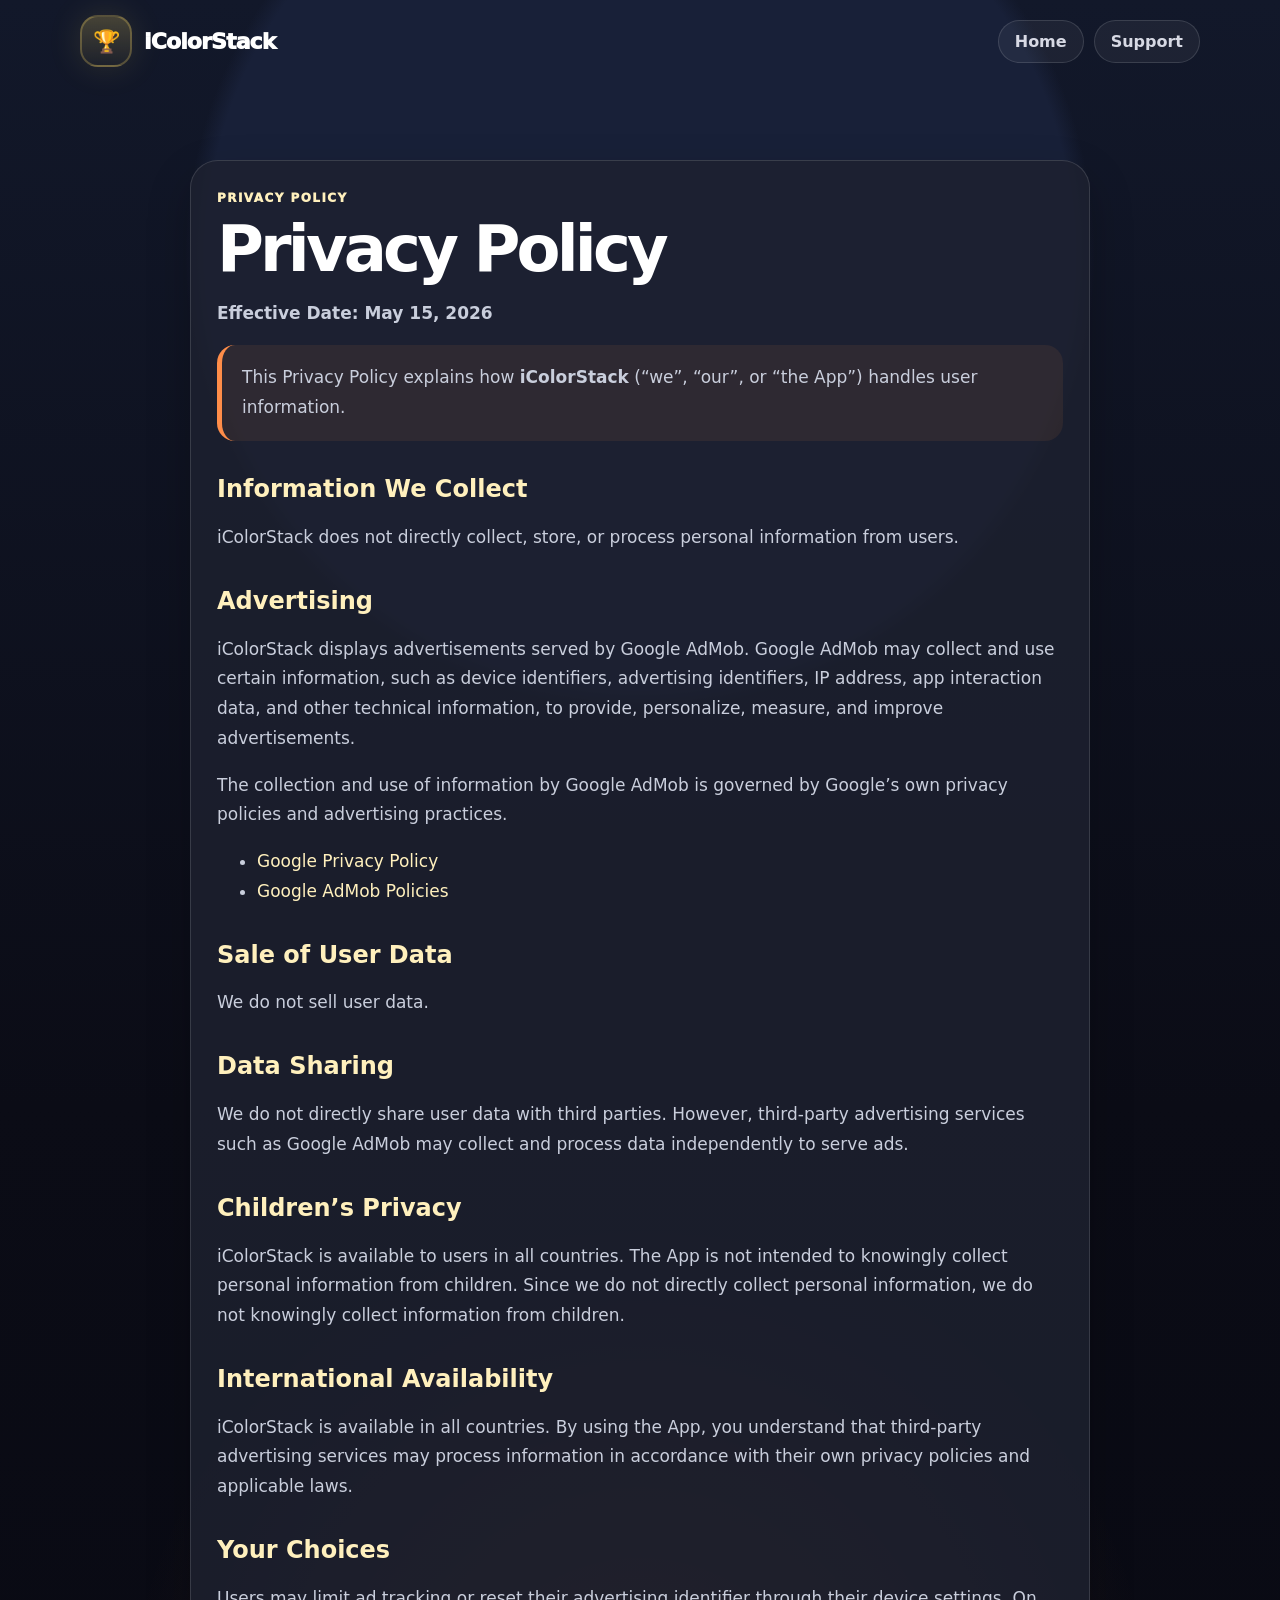
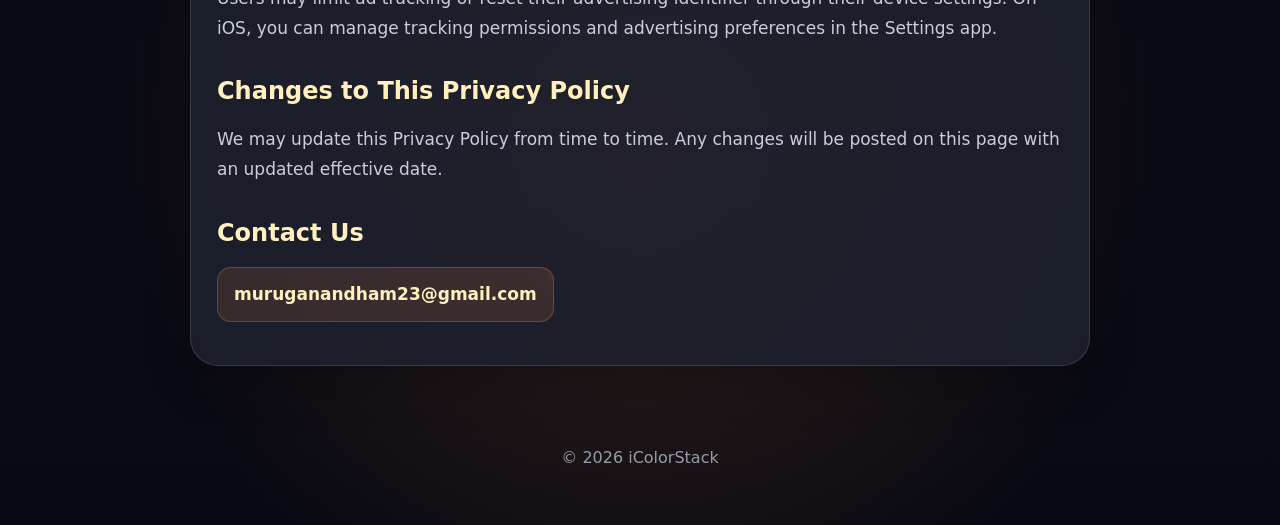
<file: iColorStack/privacy-policy.html>
<!DOCTYPE html><html lang="en"><head><meta charset="UTF-8"><meta name="viewport" content="width=device-width, initial-scale=1.0"><title>Privacy Policy - iColorStack</title><link rel="stylesheet" href="icolorstack-theme.css"></head><body><main class="wrap"><nav class="nav"><a class="brand" href="market.html"><span class="brand-badge">🏆</span><span>iColorStack</span></a><div class="navlinks"><a href="market.html">Home</a><a href="support.html">Support</a></div></nav><section class="privacy-hero"><article class="content"><span class="badge">Privacy Policy</span><h1>Privacy Policy</h1><p class="meta"><strong>Effective Date:</strong> May 15, 2026</p><p class="notice">This Privacy Policy explains how <strong>iColorStack</strong> (“we”, “our”, or “the App”) handles user information.</p><h2>Information We Collect</h2><p>iColorStack does not directly collect, store, or process personal information from users.</p><h2>Advertising</h2><p>iColorStack displays advertisements served by Google AdMob. Google AdMob may collect and use certain information, such as device identifiers, advertising identifiers, IP address, app interaction data, and other technical information, to provide, personalize, measure, and improve advertisements.</p><p>The collection and use of information by Google AdMob is governed by Google’s own privacy policies and advertising practices.</p><ul><li><a href="https://policies.google.com/privacy" target="_blank" rel="noopener noreferrer">Google Privacy Policy</a></li><li><a href="https://support.google.com/admob/answer/6128543" target="_blank" rel="noopener noreferrer">Google AdMob Policies</a></li></ul><h2>Sale of User Data</h2><p>We do not sell user data.</p><h2>Data Sharing</h2><p>We do not directly share user data with third parties. However, third-party advertising services such as Google AdMob may collect and process data independently to serve ads.</p><h2>Children’s Privacy</h2><p>iColorStack is available to users in all countries. The App is not intended to knowingly collect personal information from children. Since we do not directly collect personal information, we do not knowingly collect information from children.</p><h2>International Availability</h2><p>iColorStack is available in all countries. By using the App, you understand that third-party advertising services may process information in accordance with their own privacy policies and applicable laws.</p><h2>Your Choices</h2><p>Users may limit ad tracking or reset their advertising identifier through their device settings. On iOS, you can manage tracking permissions and advertising preferences in the Settings app.</p><h2>Changes to This Privacy Policy</h2><p>We may update this Privacy Policy from time to time. Any changes will be posted on this page with an updated effective date.</p><h2>Contact Us</h2><p><a class="email" href="mailto:muruganandham23@gmail.com">muruganandham23@gmail.com</a></p></article></section><footer class="footer">© 2026 iColorStack</footer></main></body></html>
</file>
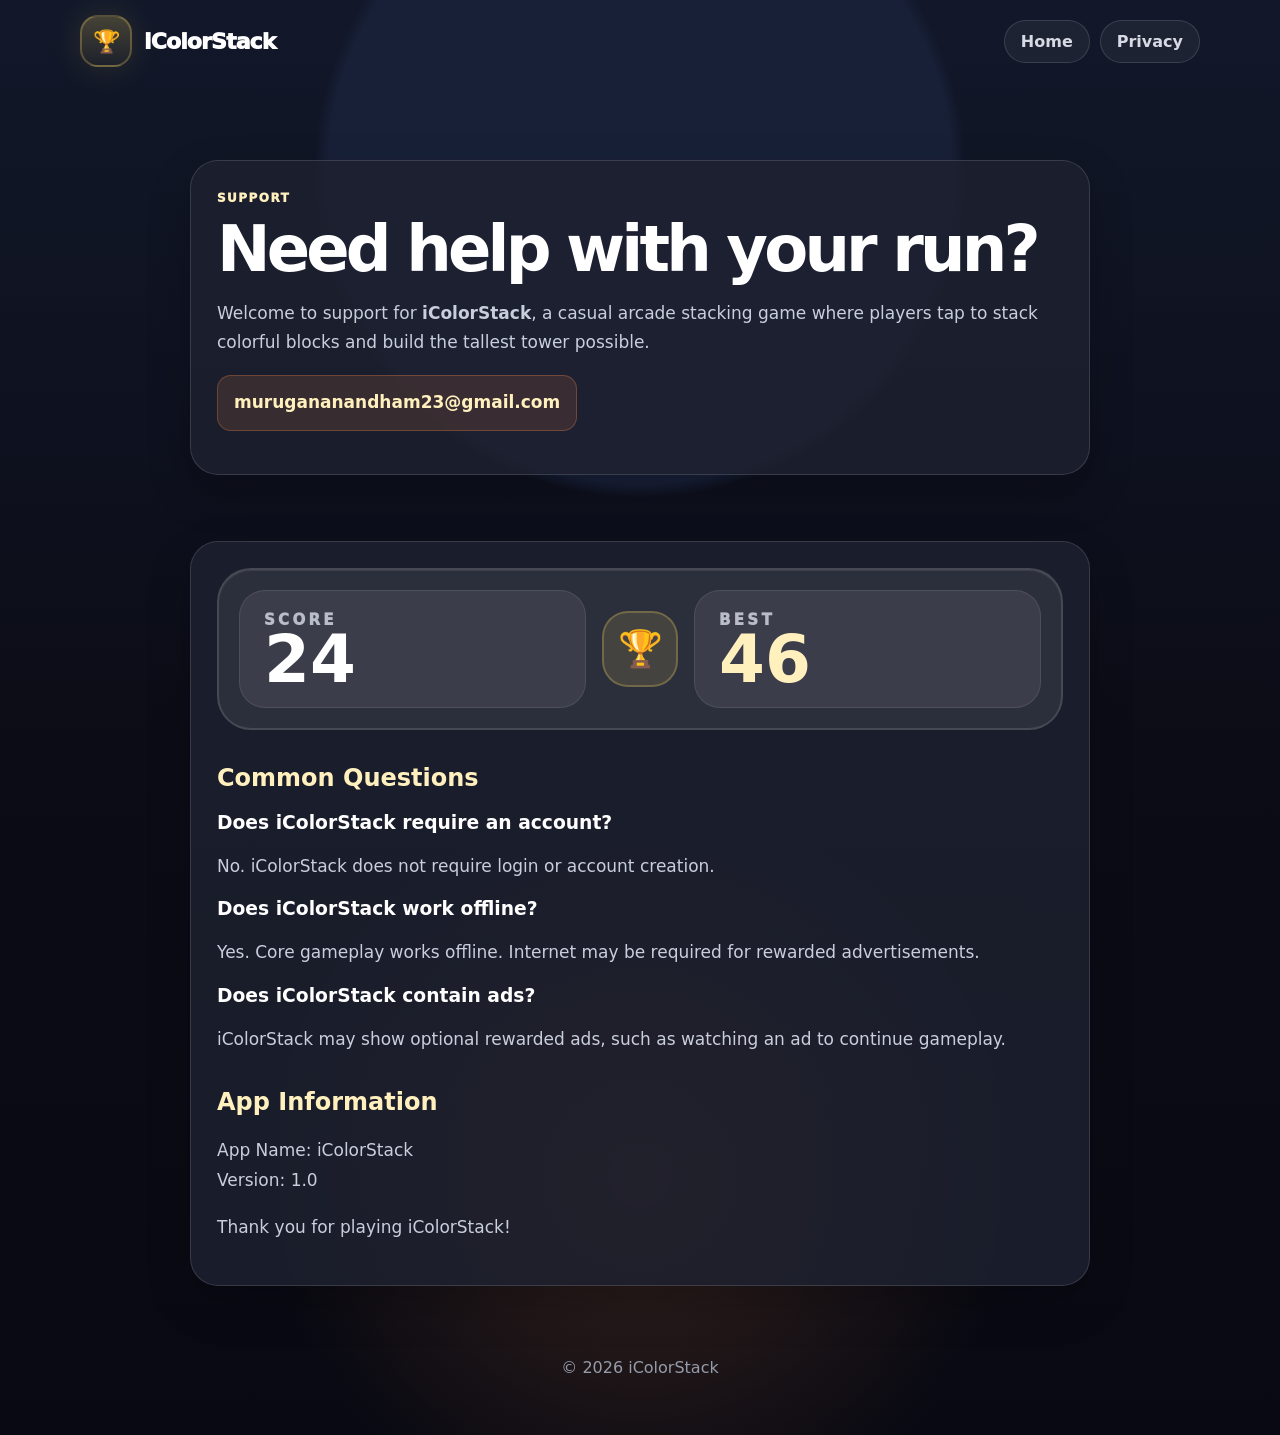
<file: iColorStack/support.html>
<!DOCTYPE html><html lang="en"><head><meta charset="UTF-8"><meta name="viewport" content="width=device-width, initial-scale=1.0"><title>iColorStack Support</title><link rel="stylesheet" href="icolorstack-theme.css"></head><body><main class="wrap"><nav class="nav"><a class="brand" href="market.html"><span class="brand-badge">🏆</span><span>iColorStack</span></a><div class="navlinks"><a href="market.html">Home</a><a href="privacy-policy.html">Privacy</a></div></nav><section class="privacy-hero"><div class="content"><span class="badge">Support</span><h1>Need help with your run?</h1><p>Welcome to support for <strong>iColorStack</strong>, a casual arcade stacking game where players tap to stack colorful blocks and build the tallest tower possible.</p><p><a class="email" href="mailto:murugananandham23@gmail.com">murugananandham23@gmail.com</a></p></div></section><section class="content"><div class="hud"><div class="score"><span>Score</span><strong>24</strong></div><div class="cup">🏆</div><div class="score best"><span>Best</span><strong>46</strong></div></div><h2>Common Questions</h2><h3>Does iColorStack require an account?</h3><p>No. iColorStack does not require login or account creation.</p><h3>Does iColorStack work offline?</h3><p>Yes. Core gameplay works offline. Internet may be required for rewarded advertisements.</p><h3>Does iColorStack contain ads?</h3><p>iColorStack may show optional rewarded ads, such as watching an ad to continue gameplay.</p><h2>App Information</h2><p>App Name: iColorStack<br>Version: 1.0</p><p>Thank you for playing iColorStack!</p></section><footer class="footer">© 2026 iColorStack</footer></main></body></html>
</file>
<file: iColorStack/icolorstack-theme.css>
:root{
  --ink:#080912;--stage:#12182a;--stage2:#171d30;--panel:#30313d;--panel2:#3a3b47;--line:rgba(255,255,255,.13);--soft:rgba(255,255,255,.07);
  --text:#fff;--muted:#a9adba;--cream:#fff0bd;--gold:#ffdc64;--orange:#ff8d49;--red:#ff484f;--pink:#ee58b3;--purple:#a95af1;--blue:#4c8ff0;--cyan:#35c5ce;--green:#4bd584;
  --radius:34px;--shadow:0 30px 90px rgba(0,0,0,.48)
}
*{box-sizing:border-box}html{scroll-behavior:smooth}body{margin:0;font-family:Inter,ui-sans-serif,system-ui,-apple-system,BlinkMacSystemFont,"Segoe UI",Arial,sans-serif;color:var(--text);background:radial-gradient(circle at 50% 12%,#182038 0 22%,transparent 23%),radial-gradient(circle at 50% 82%,rgba(255,142,73,.18),transparent 28%),linear-gradient(180deg,#12182a 0%,#0b0c16 52%,#080912 100%);min-height:100vh;overflow-x:hidden}a{color:var(--cream);text-decoration:none}a:hover{text-decoration:underline}.wrap{width:min(1120px,calc(100% - 34px));margin:auto}.nav{height:82px;display:flex;align-items:center;justify-content:space-between;gap:18px}.brand{display:flex;align-items:center;gap:12px;font-weight:1000;letter-spacing:-.04em;font-size:22px;color:#fff}.brand-badge{width:52px;height:52px;border-radius:18px;display:grid;place-items:center;background:linear-gradient(180deg,rgba(255,220,100,.22),rgba(255,220,100,.05));border:2px solid rgba(255,220,100,.25);box-shadow:0 0 35px rgba(255,220,100,.12)}.navlinks{display:flex;gap:10px;flex-wrap:wrap;justify-content:flex-end}.navlinks a{color:#d7d9e4;border:1px solid var(--line);background:rgba(255,255,255,.05);padding:11px 16px;border-radius:999px;font-weight:800}.hero{position:relative;overflow:hidden;border-radius:46px;border:1px solid var(--line);background:linear-gradient(180deg,rgba(50,51,63,.78),rgba(17,20,32,.74));box-shadow:var(--shadow);padding:clamp(34px,6vw,72px);min-height:720px}.hero:before{content:"";position:absolute;left:-12%;right:-12%;top:47%;height:54%;border-radius:50% 50% 0 0;background:#151b30;box-shadow:inset 0 -80px 120px rgba(0,0,0,.16)}.hero:after{content:"";position:absolute;left:17%;right:17%;bottom:-22%;height:45%;border-radius:50%;background:rgba(255,137,74,.12)}.hero-grid{position:relative;z-index:2;display:grid;grid-template-columns:.92fr 1.08fr;gap:44px;align-items:center}.kicker{color:var(--gold);text-transform:uppercase;letter-spacing:.24em;font-weight:1000;margin-bottom:14px}.hero h1{font-size:clamp(50px,8vw,96px);line-height:.9;letter-spacing:-.075em;margin:0 0 20px}.lede{font-size:clamp(18px,2vw,24px);line-height:1.55;color:#d9dce7;margin:0 0 28px;max-width:600px}.btnrow{display:flex;gap:14px;flex-wrap:wrap}.btn{min-height:58px;display:inline-flex;align-items:center;justify-content:center;border-radius:18px;padding:0 24px;font-weight:1000;border:1px solid var(--line)}.btn.primary{background:var(--orange);color:#fff;box-shadow:0 18px 36px rgba(255,141,73,.26)}.btn.ghost{background:rgba(255,255,255,.06);color:#fff}.game-area{display:grid;gap:20px}.hud{display:grid;grid-template-columns:1fr 76px 1fr;gap:16px;align-items:center;background:rgba(255,255,255,.08);border:2px solid rgba(255,255,255,.12);border-radius:34px;padding:20px;box-shadow:inset 0 1px 0 rgba(255,255,255,.08)}.score{height:118px;border-radius:26px;background:rgba(255,255,255,.08);border:1px solid rgba(255,255,255,.09);padding:20px 24px;text-align:left}.score span{display:block;color:#b9bdc9;text-transform:uppercase;letter-spacing:.22em;font-weight:1000;font-size:15px}.score strong{display:block;font-size:66px;line-height:.95}.score.best strong{color:var(--cream)}.cup{height:76px;border-radius:26px;background:rgba(255,220,100,.12);border:2px solid rgba(255,220,100,.24);display:grid;place-items:center;font-size:36px}.perfect{margin-top:210px;text-align:center;color:#ffec8b;font-weight:1000;font-size:clamp(48px,7vw,72px);letter-spacing:-.07em;text-shadow:0 6px 0 rgba(0,0,0,.16)}.tower{display:flex;flex-direction:column;align-items:center;gap:7px}.block{height:74px;border-radius:20px;border:4px solid rgba(255,255,255,.32);box-shadow:inset 0 10px 0 rgba(255,255,255,.22),inset 0 -10px 0 rgba(0,0,0,.13),0 6px 0 rgba(0,0,0,.20);position:relative}.block:before{content:"";position:absolute;left:10%;top:9px;width:42%;height:18px;border-radius:12px;background:rgba(255,255,255,.13)}.block:after{content:"";position:absolute;left:8%;right:8%;bottom:11px;height:8px;border-radius:8px;background:rgba(0,0,0,.13)}.b1{width:150px;background:var(--gold)}.b2{width:190px;background:var(--orange)}.b3{width:230px;background:var(--red)}.b4{width:270px;background:var(--pink)}.b5{width:310px;background:var(--purple)}.b6{width:350px;background:var(--blue)}.b7{width:390px;background:var(--cyan)}.b8{width:430px;background:var(--green)}.floating{position:absolute;right:4%;top:43%;width:220px;height:74px;background:var(--green);border-color:rgba(255,255,255,.32)}.modal{width:min(100%,520px);margin:0 auto;border-radius:36px;background:#171b27;border:2px solid rgba(255,255,255,.12);box-shadow:0 32px 90px rgba(0,0,0,.5);padding:42px 34px;text-align:center}.modal .run{color:#ffd982;font-weight:900;letter-spacing:.18em;font-size:17px}.modal h2{font-size:46px;margin:12px 0 24px}.modal .label{color:#9ca1af;font-weight:1000;letter-spacing:.08em}.modal .big{font-size:118px;line-height:1;font-weight:1000;margin:18px 0}.pill{display:inline-block;background:rgba(255,255,255,.08);color:#c6c8d0;border-radius:999px;padding:11px 48px;font-size:24px;font-weight:1000}.play{display:block;margin:34px auto 16px;background:var(--orange);border-radius:23px;color:white;padding:23px 28px;font-size:26px;font-weight:1000}.outline{display:block;border:2px solid rgba(255,255,255,.16);border-radius:23px;color:#dfe1e8;padding:20px 28px;font-size:24px;font-weight:900}.section{padding:88px 0 0}.badge{display:inline-flex;color:var(--cream);font-weight:1000;text-transform:uppercase;letter-spacing:.12em;font-size:12px}.section h2,.content h1{font-size:clamp(38px,5vw,64px);line-height:.98;letter-spacing:-.06em;margin:12px 0 18px}.section p,.content p,.content li{color:#c9cedc;line-height:1.75;font-size:17px}.cards{display:grid;grid-template-columns:repeat(3,1fr);gap:18px;margin-top:28px}.card,.content{background:rgba(30,34,48,.82);border:1px solid var(--line);border-radius:28px;padding:26px;box-shadow:0 18px 44px rgba(0,0,0,.22)}.card h3,.content h2,.content h3{margin-top:0;color:#fff}.content{max-width:900px;margin:28px auto}.content h2{margin-top:34px;color:var(--cream)}.footer{text-align:center;color:#969baa;padding:44px 0 58px}.topbar{margin:28px auto 0;max-width:900px}.adstrip{height:70px;background:#fff;color:#4c4d53;border:2px solid #ddd;display:flex;align-items:center;justify-content:space-between;gap:16px;padding:0 22px;border-radius:4px;box-shadow:0 16px 40px rgba(0,0,0,.35);font-size:20px}.adstrip b{font-size:18px;background:#22242b;color:#ddd;border-radius:7px;padding:13px 24px}.adstrip span:last-child{background:#0a84ff;color:#fff;border-radius:999px;padding:13px 22px;font-weight:900}.privacy-hero{padding:50px 0 10px}.meta{color:var(--muted);font-weight:800}.notice{border-left:5px solid var(--orange);padding:18px 20px;background:rgba(255,141,73,.08);border-radius:18px}.email{display:inline-block;background:rgba(255,141,73,.13);border:1px solid rgba(255,141,73,.28);padding:12px 16px;border-radius:14px;color:#fff0bd;font-weight:900}@media(max-width:900px){.hero-grid{grid-template-columns:1fr}.perfect{margin-top:60px}.cards{grid-template-columns:1fr}.floating{display:none}.hud{grid-template-columns:1fr 64px 1fr}.score{height:auto}.score strong{font-size:52px}.hero{min-height:auto}.b8{width:min(430px,92vw)}.b7{width:min(390px,86vw)}.b6{width:min(350px,80vw)}.adstrip{font-size:14px}.adstrip b{padding:10px 14px}}
</file>
